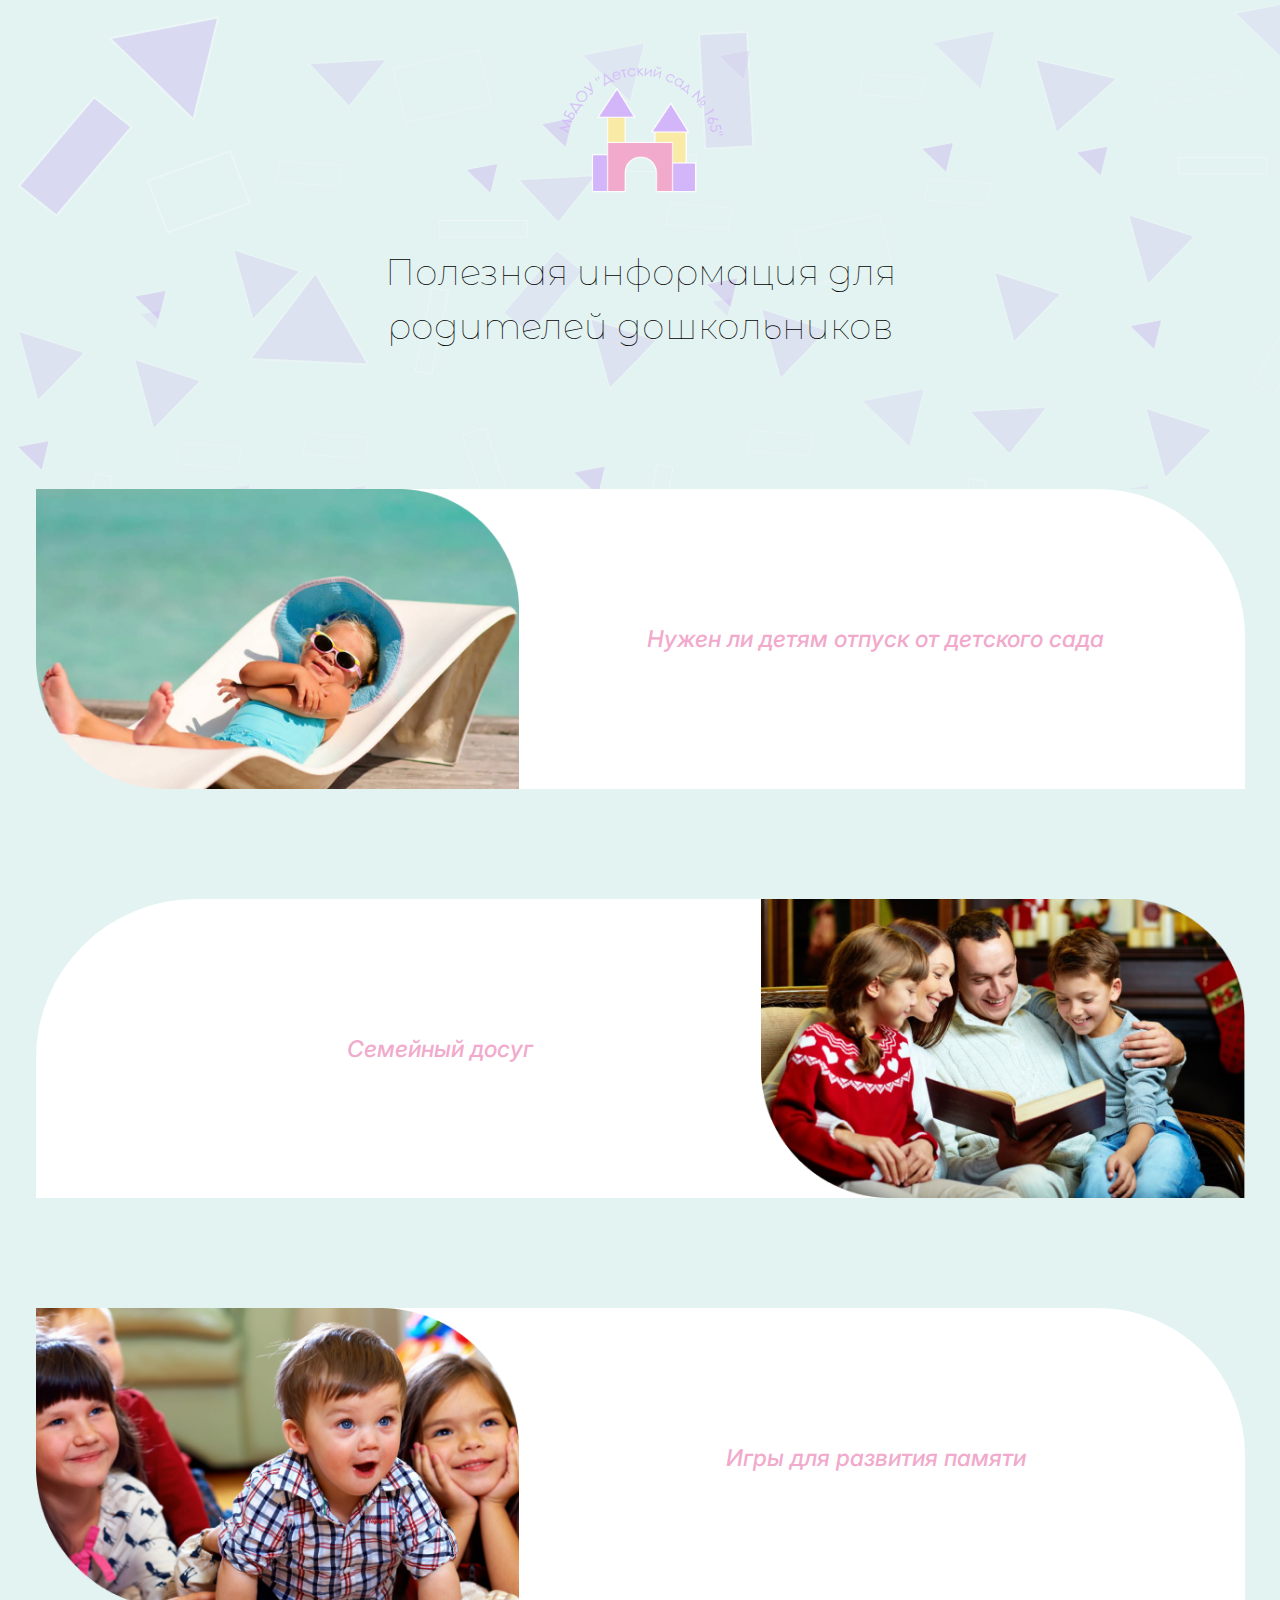
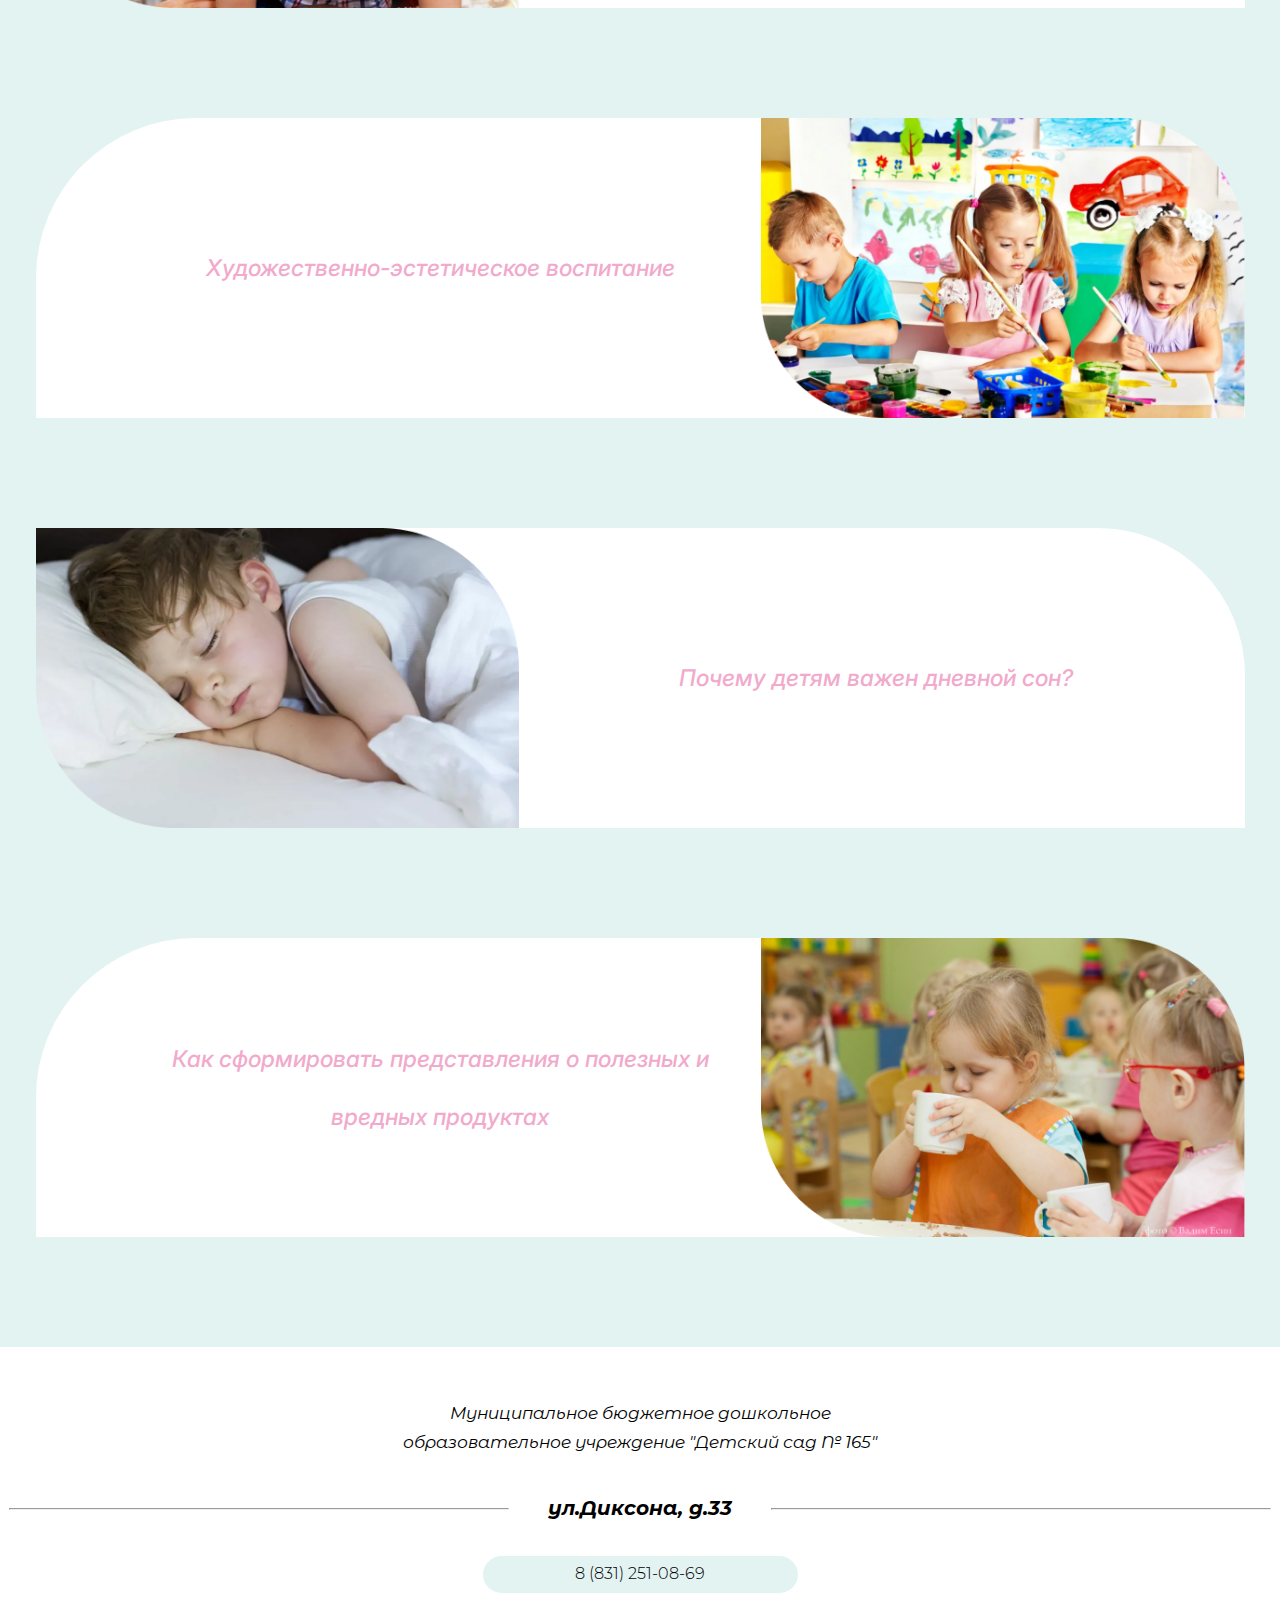
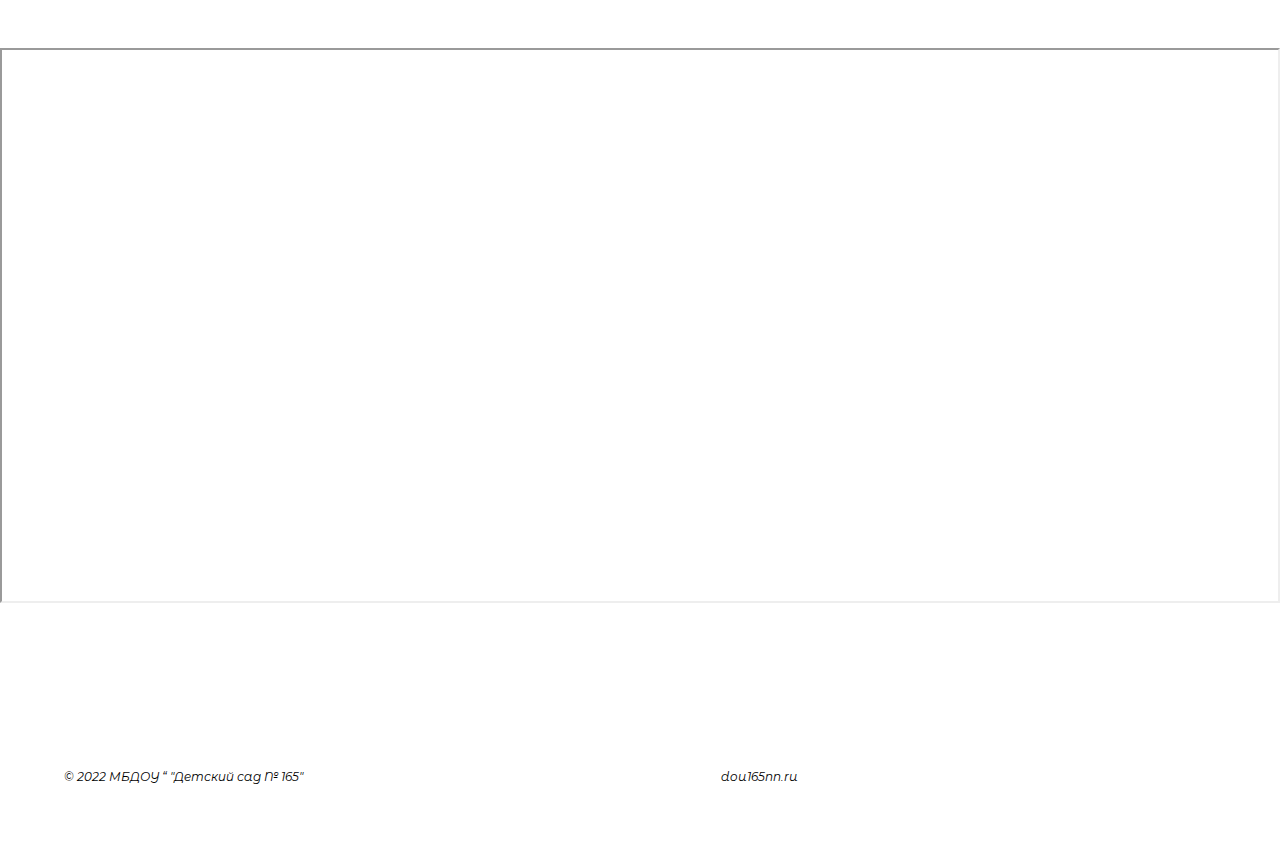
<file: index.html>
<!DOCTYPE html>
<html lang="en">
<head>
    <meta charset="UTF-8">
    <meta http-equiv="X-UA-Compatible" content="IE=edge">
    <meta name="viewport" content="width=device-width, initial-scale=1.0">
    <link rel="stylesheet" href="style.css">
    <title>165</title>
</head>
<body>
    <header>
        <img class="logo" src="img/logo.png" alt="">
        <div class="header_title">Полезная информация для родителей дошкольников </div>
    </header>

    <main>
        <div class="main_block">
            <!-- 1 -->
            <a href="index2.html">
                 <div class="main_statiya">
                <img class="st_photo" src="img/photo1.png" alt="">
                <div class="statiya_txt">Нужен ли детям отпуск от детского сада</div>
            </div>
            </a>
            <!--2  -->
            <a href="index3.html">
                <div class="main_statiya2">
                 <div class="statiya_txt2">Семейный досуг</div>
                <img  class="st_photo2" src="img/photo2.png" alt="">
               
            </div>
            </a>
            
            <!-- 3 -->
            <a href="index4.html">
                 <div class="main_statiya">
                <img  class="st_photo" src="img/photo3.png" alt="">
                <div class="statiya_txt">Игры для развития памяти</div>
            </div>
            </a>
           
            <!-- 4 -->
            <a href="index5.html"> 
                 <div class="main_statiya2">
                <div class="statiya_txt2">Художественно-эстетическое воспитание</div>
                <img  class="st_photo2" src="img/photo4.png" alt="">
                
            </div>
            </a>
           
            <!-- 5 -->
            <a href="index6.html">
                <div class="main_statiya">
                <img  class="st_photo" src="img/photo5.png" alt="">
                <div class="statiya_txt">Почему детям важен дневной сон?</div>
            </div>
            </a>
            
            <!-- 6 -->
            <a href="index7.html">
                <div class="main_statiya2">
                <div class="statiya_txt2">Как сформировать представления о полезных и вредных продуктах</div>
                <img  class="st_photo2" src="img/photo6.png" alt="">
            </div>
            </a>
            
        </div>
    </main>

    <footer>
        <div class="footer_title">Муниципальное бюджетное дошкольное образовательное учреждение "Детский сад № 165"</div>
        <div class="adress">
            <hr>
            <div class="footer_adress">ул.Диксона, д.33</div>
            <hr>
        </div>
        <a class="telephone" href=”tel:88312510869”>8 (831) 251-08-69</a>
        <div class="karta">
             <iframe src="https://www.google.com/maps/embed?pb=!1m18!1m12!1m3!1d2215.0647514352318!2d43.94418531590439!3d56.2769309806968!2m3!1f0!2f0!3f0!3m2!1i1024!2i768!4f13.1!3m3!1m2!1s0x414e2a7e751aefdf%3A0xb04db24c63d5e63e!2z0JTQtdGC0YHQutC40Lkg0KHQsNC0IOKEliAxNjU!5e0!3m2!1sru!2sru!4v1669809345750!5m2!1sru!2sru"   allowfullscreen="" loading="" referrerpolicy=""></iframe>
        </div>
       <div class="end">
        <div class="txt">© 2022 МБДОУ “ "Детский сад № 165"</div>
        <a class="sslka" href="https://dou165nn.ru/">dou165nn.ru</a>
       </div>
        
    </footer>
</body>
</html>
</file>
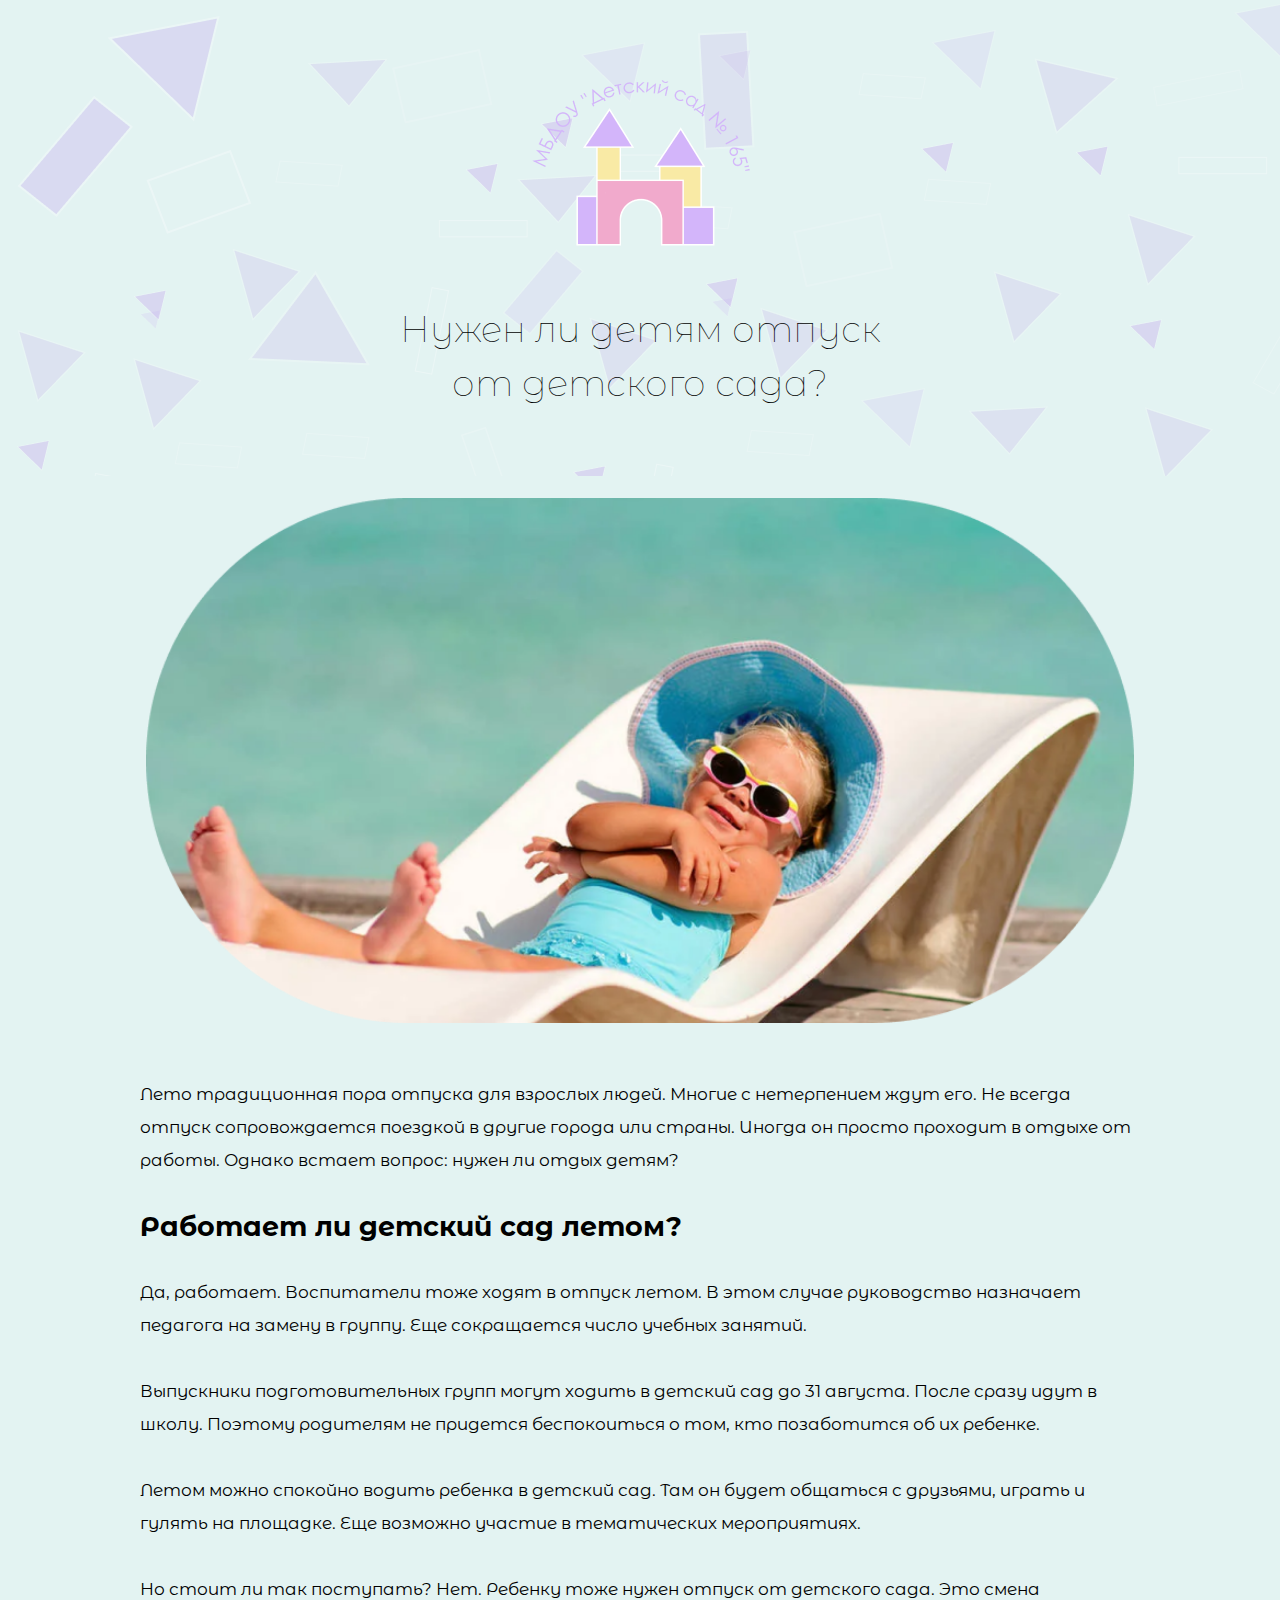
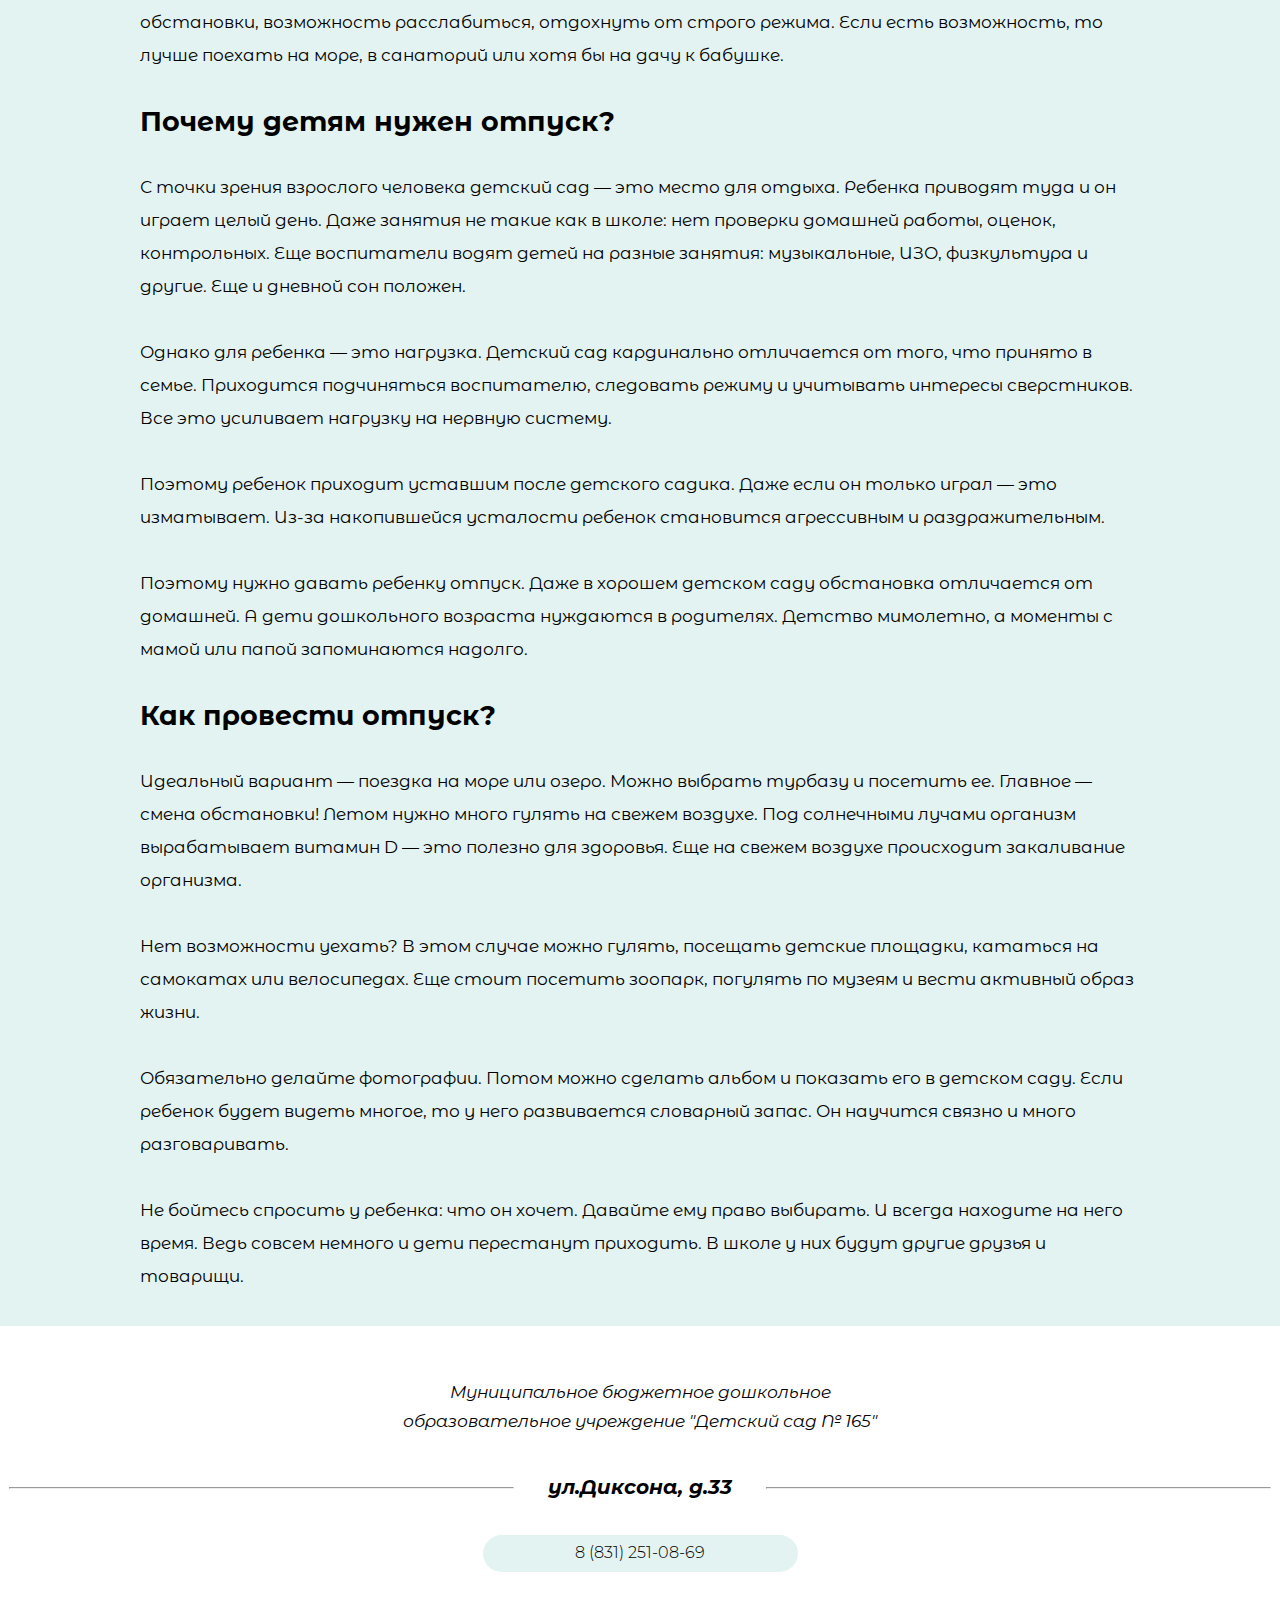
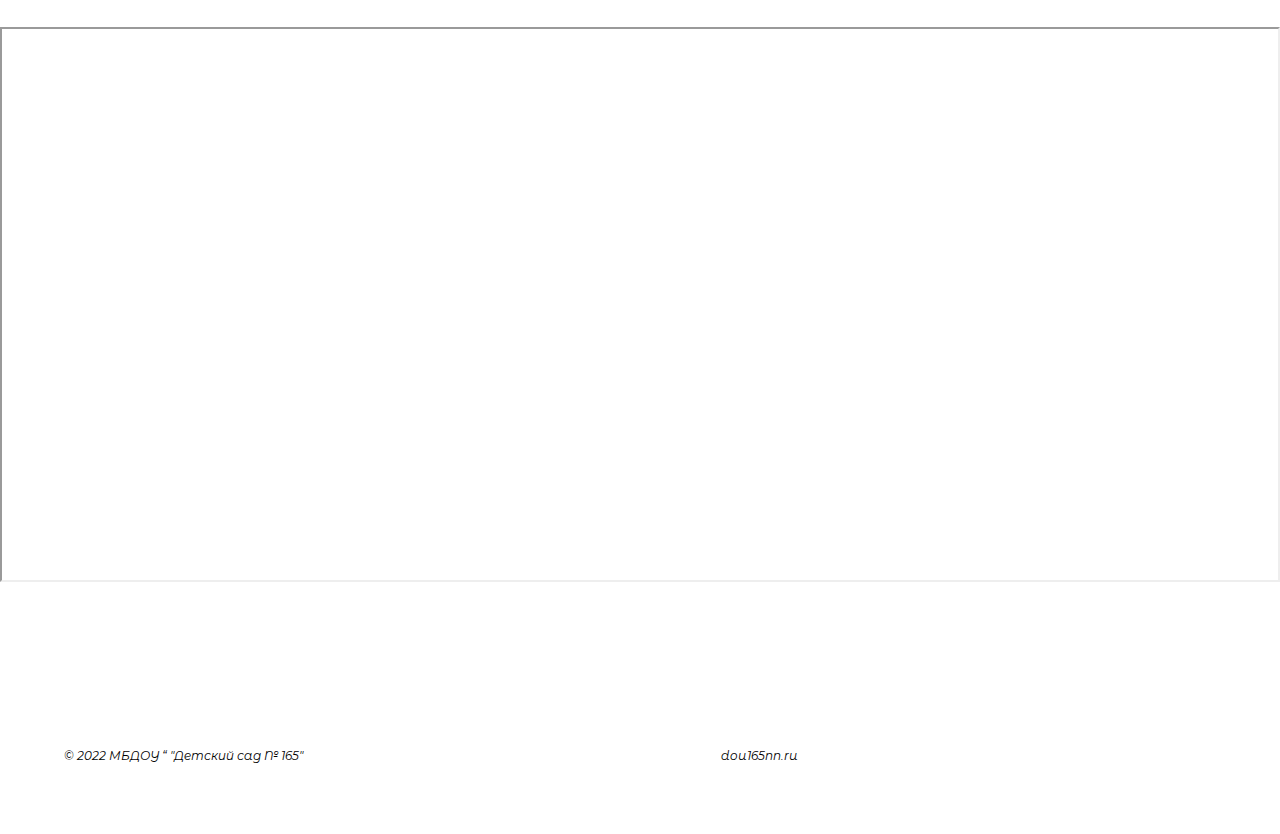
<file: index2.html>
<!DOCTYPE html>
<html lang="en">
<head>
    <meta charset="UTF-8">
    <meta http-equiv="X-UA-Compatible" content="IE=edge">
    <meta name="viewport" content="width=device-width, initial-scale=1.0">
    <link rel="stylesheet" href="style2.css">
    <title>Document</title>
</head>
<body>
    <!-- header -->
    <header>
        <img class="logo" src="img/logo.png" alt="">
        <div class="header_title">Нужен ли детям отпуск от детского сада?</div>
    </header>
    <!-- main -->
    <main>
        <img class="photo12" src="img/photo12.png" alt="">
        <div class="main_text">
            <div class="podtext">Лето традиционная пора отпуска для взрослых людей.
                 Многие с нетерпением ждут его. Не всегда отпуск сопровождается поездкой в 
                 другие города или страны. Иногда он просто проходит в отдыхе от работы. 
                 Однако встает вопрос: нужен ли отдых детям?</div>
                 <div class="ask_title">Работает ли детский сад летом?</div>
                 <p>Да, работает. Воспитатели тоже ходят в отпуск летом. 
                    В этом случае руководство назначает педагога на замену в группу. 
                    Еще сокращается число учебных занятий.</p>
                <p>Выпускники подготовительных групп могут ходить в детский сад до 31 августа.
                    После сразу идут в школу. Поэтому родителям не придется беспокоиться о том,
                    кто позаботится об их ребенке.</p>
                <p>Летом можно спокойно водить ребенка в детский сад. 
                    Там он будет общаться с друзьями, играть и гулять на площадке. 
                    Еще возможно участие в тематических мероприятиях.</p>
                <p>Но стоит ли так поступать? Нет. Ребенку тоже нужен отпуск от детского сада. 
                    Это смена обстановки, возможность расслабиться, отдохнуть от строго режима.
                    Если есть возможность, то лучше поехать на море, в санаторий или хотя бы на дачу к бабушке.</p>
                 <div class="ask_title">Почему детям нужен отпуск?</div>
                 <p>С точки зрения взрослого человека детский сад — это место для отдыха.
                    Ребенка приводят туда и он играет целый день. Даже занятия не такие как в школе: нет проверки домашней работы, оценок, контрольных.
                    Еще воспитатели водят детей на разные занятия: музыкальные, ИЗО, физкультура и другие. Еще и дневной сон положен.</p>
                 <p>Однако для ребенка — это нагрузка. Детский сад кардинально отличается от того, что принято в семье. 
                    Приходится подчиняться воспитателю, следовать режиму и учитывать интересы сверстников. Все это усиливает нагрузку на нервную систему.</p>
                 <p>Поэтому ребенок приходит уставшим после детского садика.
                     Даже если он только играл — это изматывает. Из-за накопившейся усталости ребенок становится агрессивным и раздражительным.</p>
                 <p>Поэтому нужно давать ребенку отпуск. Даже в хорошем детском саду обстановка отличается от домашней. 
                    А дети дошкольного возраста нуждаются в родителях. Детство мимолетно, а моменты с мамой или папой запоминаются надолго.
                </p>
                <div class="ask_title">Как провести отпуск?</div>
                <p>Идеальный вариант — поездка на море или озеро. Можно выбрать турбазу и посетить ее. 
                    Главное — смена обстановки! Летом нужно много гулять на свежем воздухе. 
                    Под солнечными лучами организм вырабатывает витамин D — это полезно для здоровья. 
                    Еще на свежем воздухе происходит закаливание организма.</p>
                <p>Нет возможности уехать? В этом случае можно гулять, посещать детские площадки, кататься на самокатах или велосипедах.
                     Еще стоит посетить зоопарк, погулять по музеям и вести активный образ жизни. </p>
                <p>Обязательно делайте фотографии. Потом можно сделать альбом и показать его в детском саду. 
                    Если ребенок будет видеть многое, то у него развивается словарный запас. Он научится связно и много разговаривать.</p>
                <p>Не бойтесь спросить у ребенка: что он хочет. Давайте ему право выбирать. 
                    И всегда находите на него время. Ведь совсем немного и дети перестанут приходить.
                     В школе у них будут другие друзья и товарищи.</p>
        </div>
    </main>
    <!-- footer -->
    <footer>
        <div class="footer_title">Муниципальное бюджетное дошкольное образовательное учреждение "Детский сад № 165"</div>
        <div class="adress">
            <hr>
            <div class="footer_adress">ул.Диксона, д.33</div>
            <hr>
        </div>
        <a class="telephone" href=”tel:88312510869”>8 (831) 251-08-69</a>
        <div class="karta">
             <iframe src="https://www.google.com/maps/embed?pb=!1m18!1m12!1m3!1d2215.0647514352318!2d43.94418531590439!3d56.2769309806968!2m3!1f0!2f0!3f0!3m2!1i1024!2i768!4f13.1!3m3!1m2!1s0x414e2a7e751aefdf%3A0xb04db24c63d5e63e!2z0JTQtdGC0YHQutC40Lkg0KHQsNC0IOKEliAxNjU!5e0!3m2!1sru!2sru!4v1669809345750!5m2!1sru!2sru"   allowfullscreen="" loading="" referrerpolicy=""></iframe>
        </div>
       <div class="end">
        <div class="txt">© 2022 МБДОУ “ "Детский сад № 165"</div>
        <a class="sslka" href="https://dou165nn.ru/">dou165nn.ru</a>
       </div>
        
    </footer>
</body>
</html>
</file>
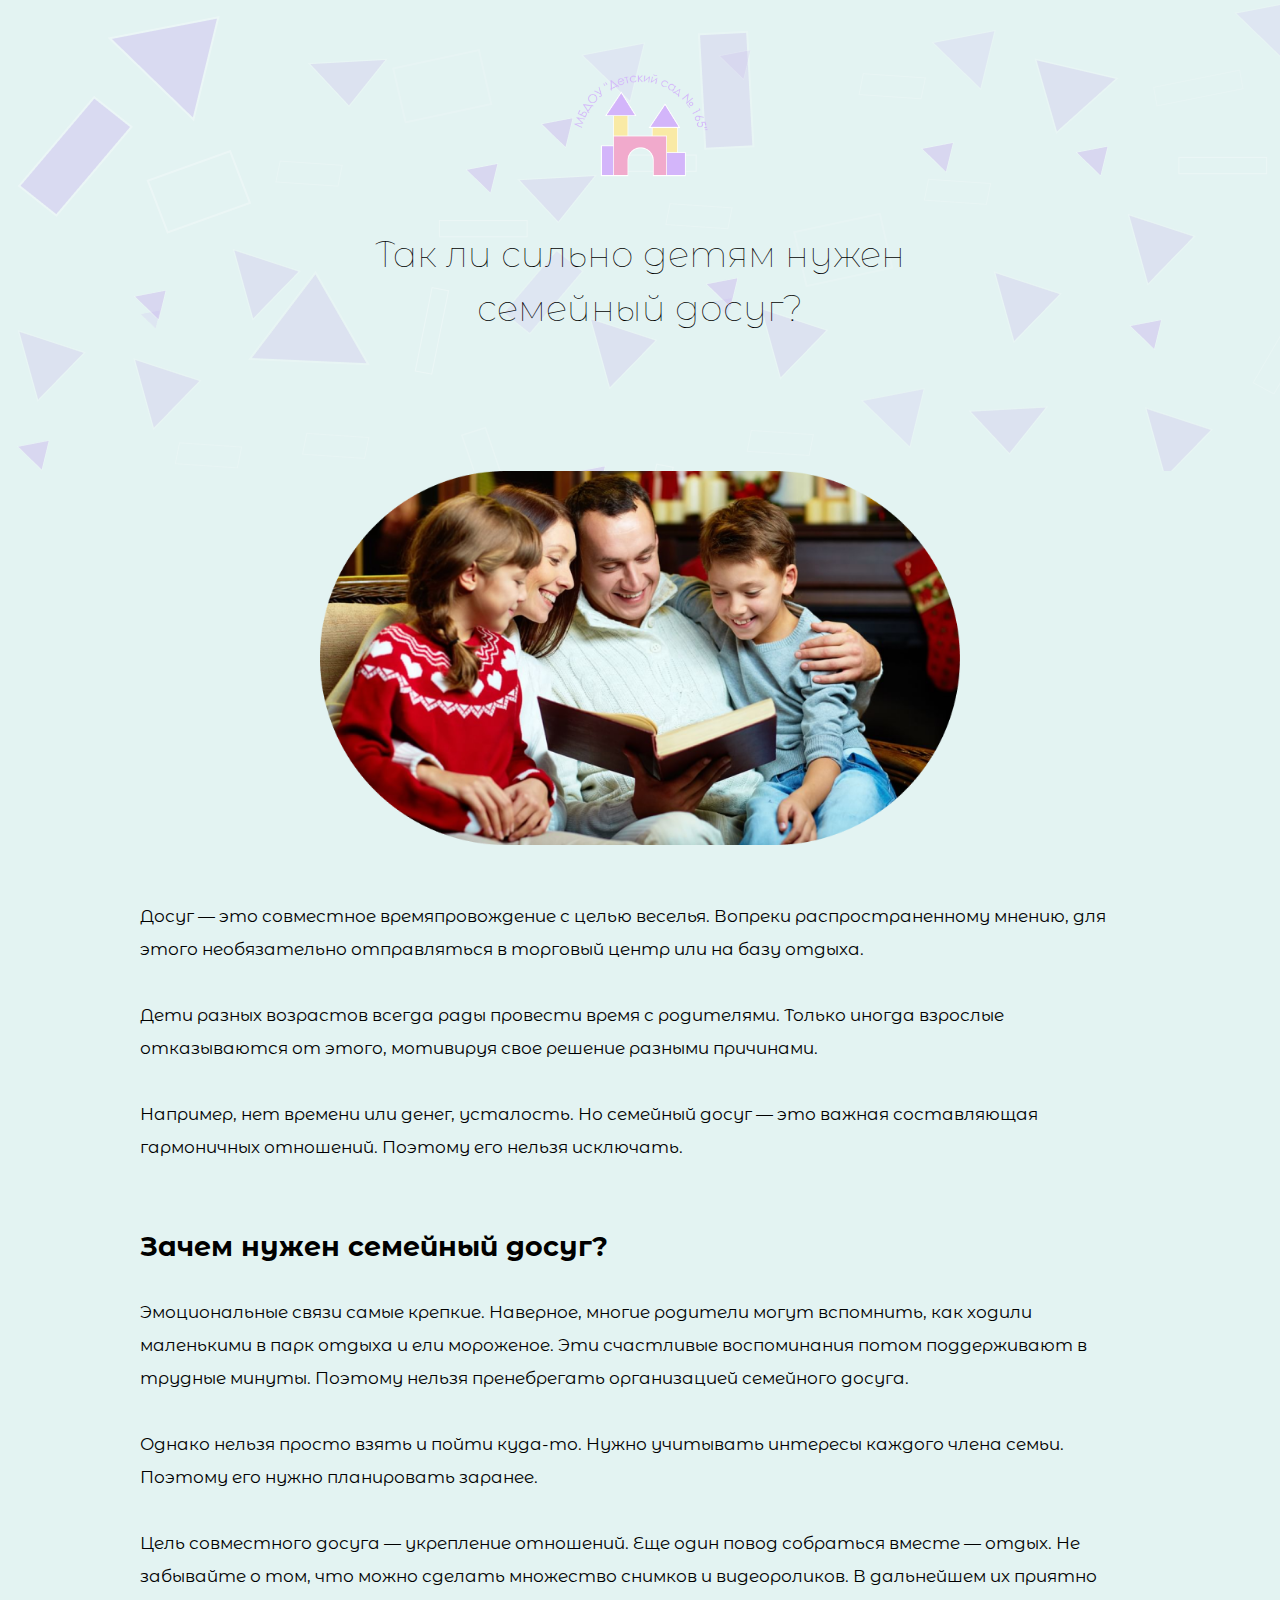
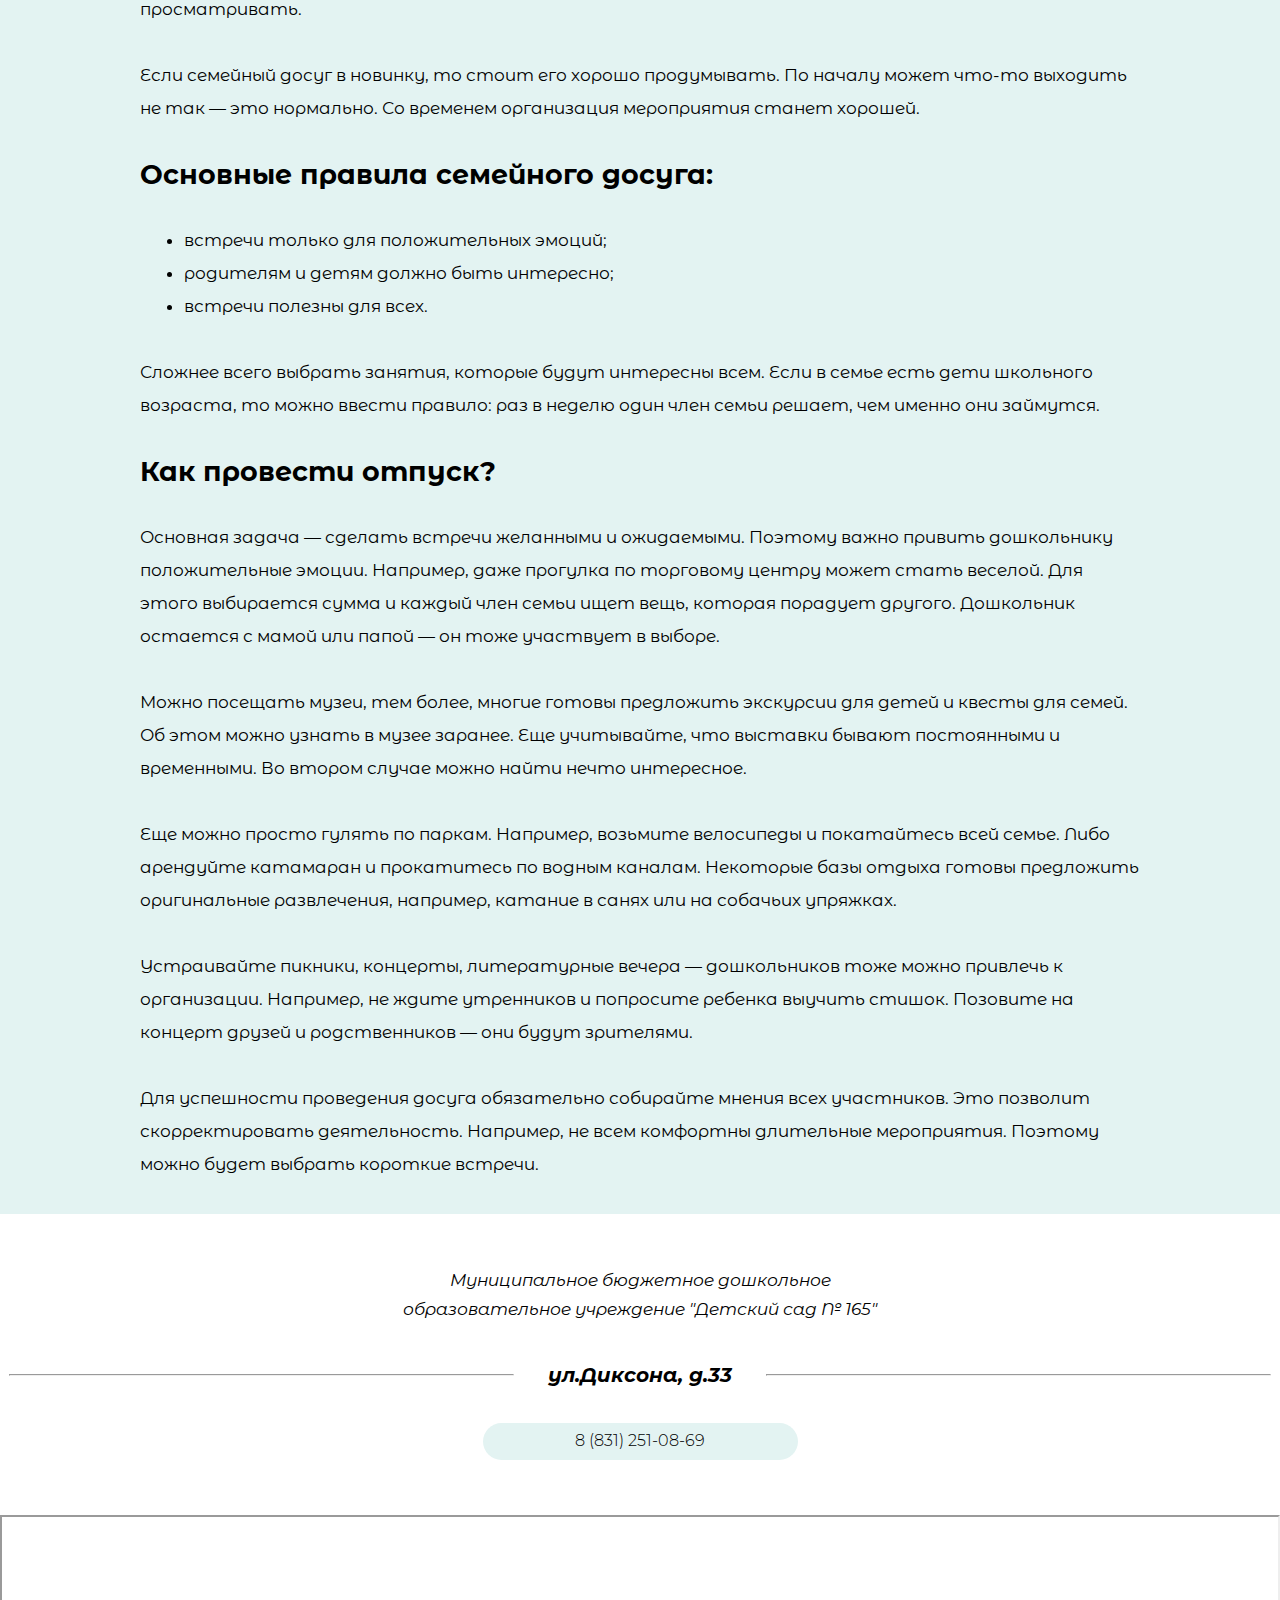
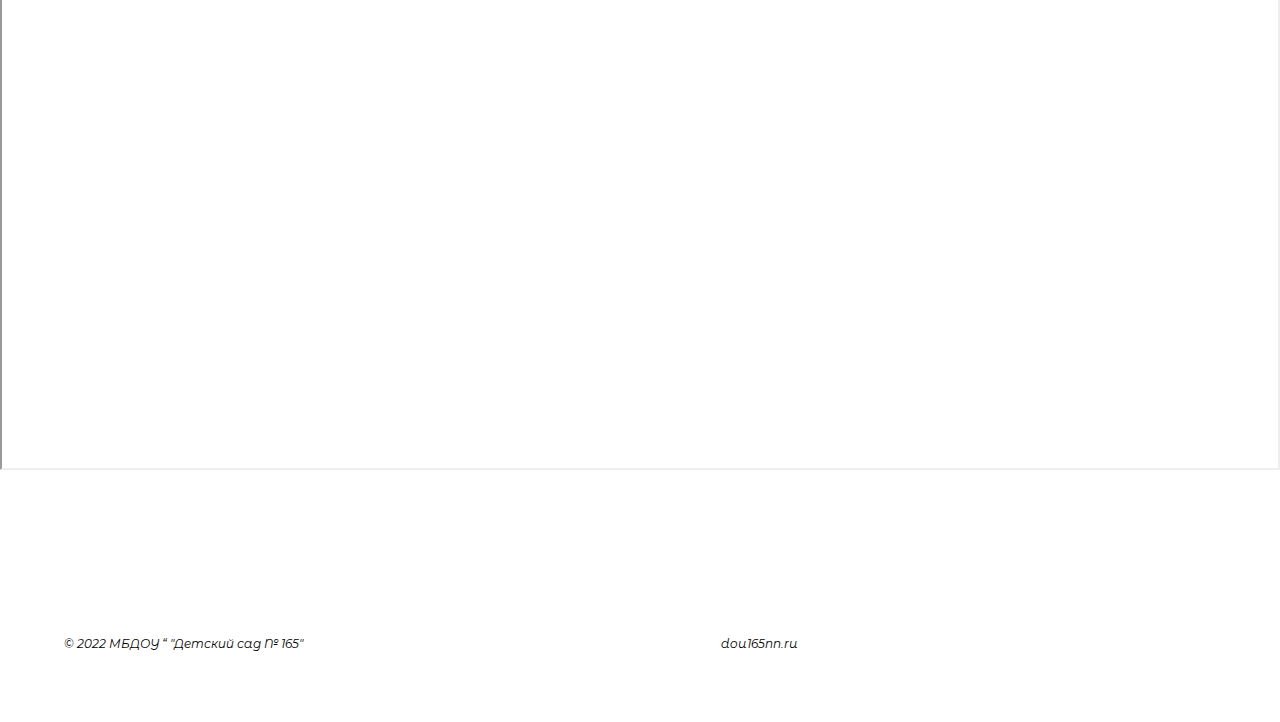
<file: index3.html>
<!DOCTYPE html>
<html lang="en">
<head>
    <meta charset="UTF-8">
    <meta http-equiv="X-UA-Compatible" content="IE=edge">
    <meta name="viewport" content="width=device-width, initial-scale=1.0">
    <link rel="stylesheet" href="style3.css">
    <title>kids</title>
</head>
<body>
    <!-- header -->
    <header>
        <img class="logo" src="img/logo.png" alt="">
        <div class="header_title">Так ли сильно детям нужен семейный досуг?</div>
    </header>
    <!-- main -->
    <main>
        <img class="photo13" src="img/photo13.png" alt="">
        <div class="main_text">
            <div class="podtext">
                <p>Досуг — это совместное времяпровождение с целью веселья. Вопреки распространенному мнению, 
                    для этого необязательно отправляться в торговый центр или на базу отдыха. </p>
                <p>
                    Дети разных возрастов всегда рады провести время с родителями. 
                    Только иногда взрослые отказываются от этого, мотивируя свое решение разными причинами.</p>
                <p>
                    Например, нет времени или денег, усталость. 
                    Но семейный досуг — это важная составляющая гармоничных отношений. 
                    Поэтому его нельзя исключать.</p>

            </div>
                 <div class="ask_title">Зачем нужен семейный досуг?</div>

                 <p>Эмоциональные связи самые крепкие. Наверное, многие родители могут вспомнить, 
                    как ходили маленькими в парк отдыха и ели мороженое. Эти счастливые воспоминания потом поддерживают в трудные минуты. 
                    Поэтому нельзя пренебрегать организацией семейного досуга.</p>
                 <p>
                    Однако нельзя просто взять и пойти куда-то.
                     Нужно учитывать интересы каждого члена семьи. 
                     Поэтому его нужно планировать заранее.</p>
                 <p>Цель совместного досуга — укрепление отношений. 
                    Еще один повод собраться вместе — отдых. Не забывайте о том, что можно сделать множество снимков и видеороликов. 
                    В дальнейшем их приятно просматривать. </p>
                 <p>Если семейный досуг в новинку, то стоит его хорошо продумывать. 
                    По началу может что-то выходить не так — это нормально. 
                    Со временем организация мероприятия станет хорошей.</p>

                 <div class="ask_title">Основные правила семейного досуга:</div>
                    <ul class="spisok">
                    <li>встречи только для положительных эмоций;</li>
                    <li>родителям и детям должно быть интересно;</li>
                    <li>встречи полезны для всех.</li>
                    </ul>
                 
                 <p>Сложнее всего выбрать занятия, которые будут интересны всем.
                     Если в семье есть дети школьного возраста, то можно ввести правило: раз в неделю один член семьи решает, чем именно они займутся.
                    </p>
                <div class="ask_title">Как провести отпуск?</div>
                <p>Основная задача — сделать встречи желанными и ожидаемыми. 
                    Поэтому важно привить дошкольнику положительные эмоции.
                     Например, даже прогулка по торговому центру может стать веселой. 
                     Для этого выбирается сумма и каждый член семьи ищет вещь, которая порадует другого. 
                    Дошкольник остается с мамой или папой — он тоже участвует в выборе.</p>
                <p>
                    Можно посещать музеи, тем более, многие готовы предложить экскурсии для детей и 
                    квесты для семей. Об этом можно узнать в музее заранее. Еще учитывайте, 
                    что выставки бывают постоянными и временными. 
                    Во втором случае можно найти нечто интересное.</p>
                <p>Еще можно просто гулять по паркам. Например, возьмите велосипеды 
                    и покатайтесь всей семье. Либо арендуйте катамаран и прокатитесь по водным каналам.
                     Некоторые базы отдыха готовы предложить оригинальные развлечения, например, 
                    катание в санях или на собачьих упряжках.</p>
                <p>Устраивайте пикники, концерты, литературные вечера — дошкольников тоже можно
                     привлечь к организации. Например, не ждите утренников и попросите ребенка выучить стишок.
                     Позовите на концерт друзей и родственников — они будут зрителями.</p>
                <p>Для успешности проведения досуга обязательно собирайте мнения всех участников.
                     Это позволит скорректировать деятельность. Например, не всем комфортны длительные 
                     мероприятия. 
                    Поэтому можно будет выбрать короткие встречи.</p>

                
        </div>
    </main>
    <!-- footer -->
    <footer>
        <div class="footer_title">Муниципальное бюджетное дошкольное образовательное учреждение "Детский сад № 165"</div>
        <div class="adress">
            <hr>
            <div class="footer_adress">ул.Диксона, д.33</div>
            <hr>
        </div>
        <a class="telephone" href=”tel:88312510869”>8 (831) 251-08-69</a>
        <div class="karta">
             <iframe src="https://www.google.com/maps/embed?pb=!1m18!1m12!1m3!1d2215.0647514352318!2d43.94418531590439!3d56.2769309806968!2m3!1f0!2f0!3f0!3m2!1i1024!2i768!4f13.1!3m3!1m2!1s0x414e2a7e751aefdf%3A0xb04db24c63d5e63e!2z0JTQtdGC0YHQutC40Lkg0KHQsNC0IOKEliAxNjU!5e0!3m2!1sru!2sru!4v1669809345750!5m2!1sru!2sru"   allowfullscreen="" loading="" referrerpolicy=""></iframe>
        </div>
       <div class="end">
        <div class="txt">© 2022 МБДОУ “ "Детский сад № 165"</div>
        <a class="sslka" href="https://dou165nn.ru/">dou165nn.ru</a>
       </div>
        
    </footer>
</body>
</html>
</file>
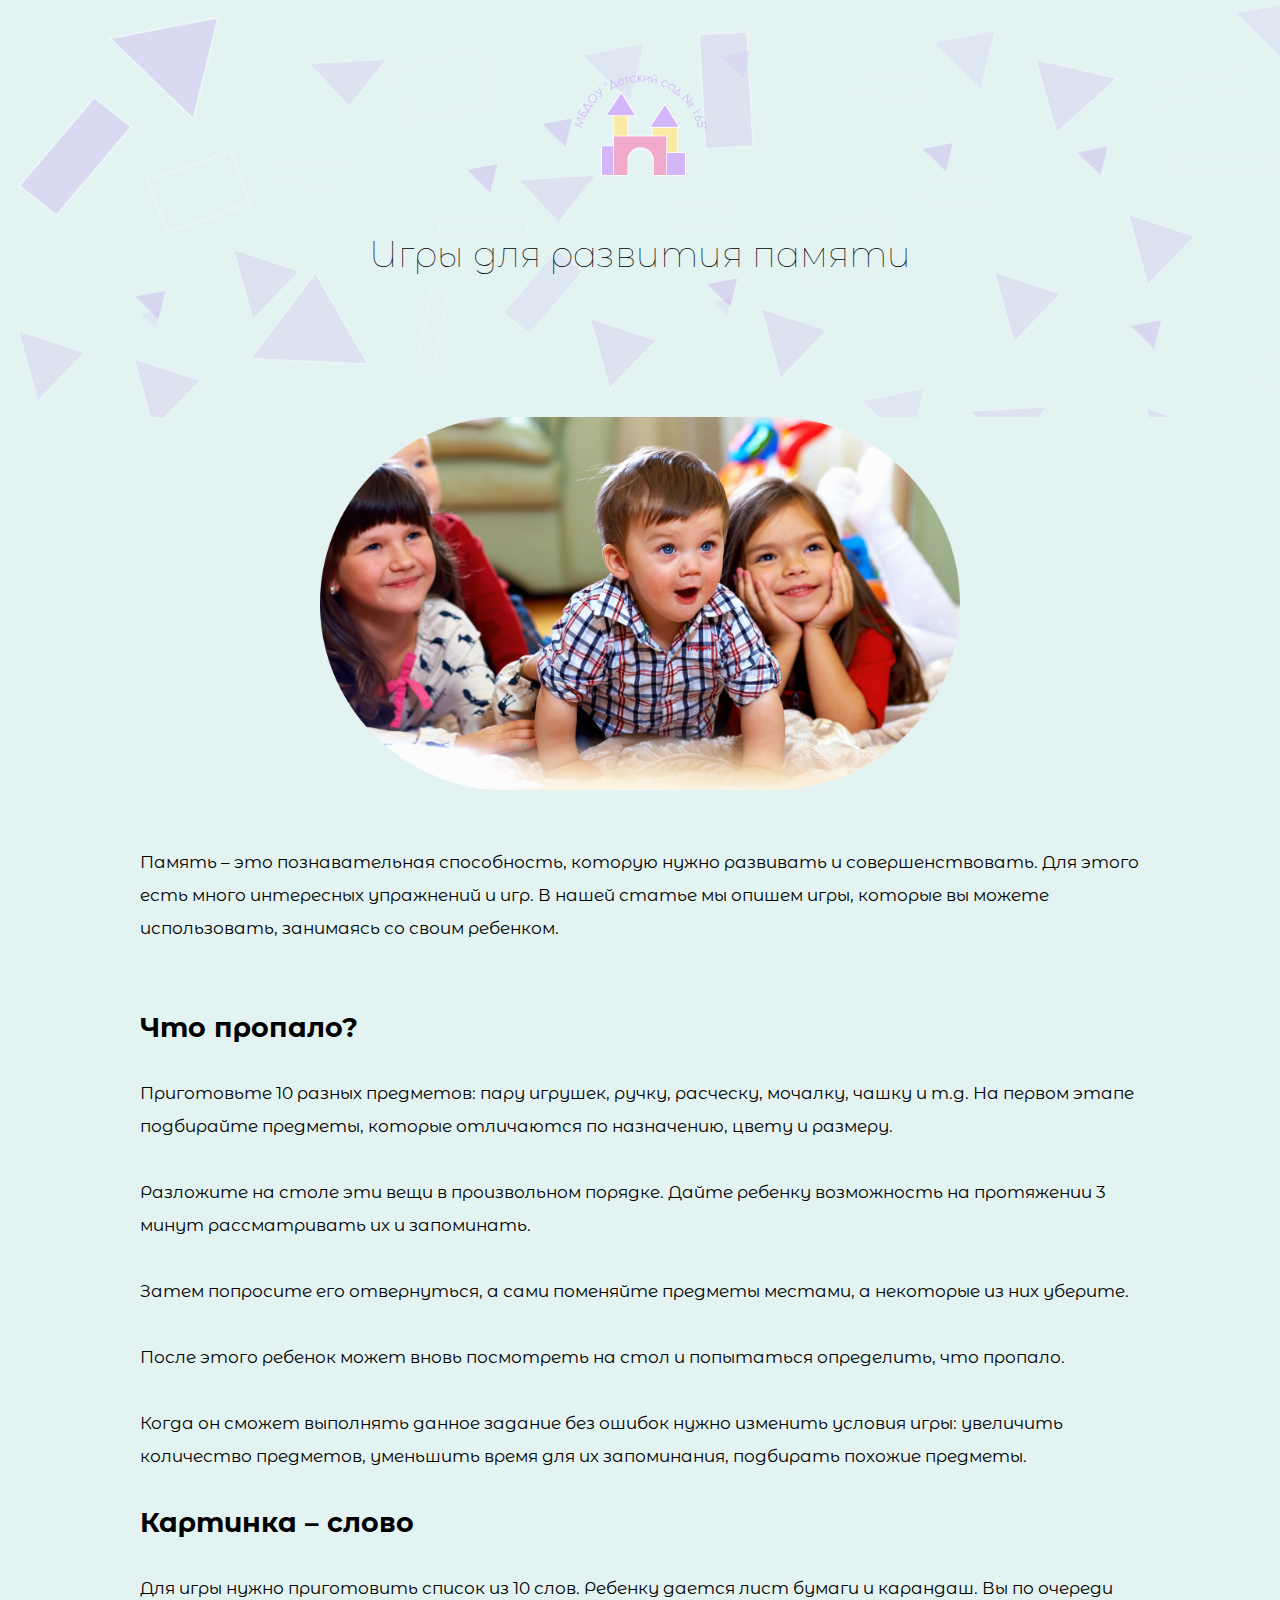
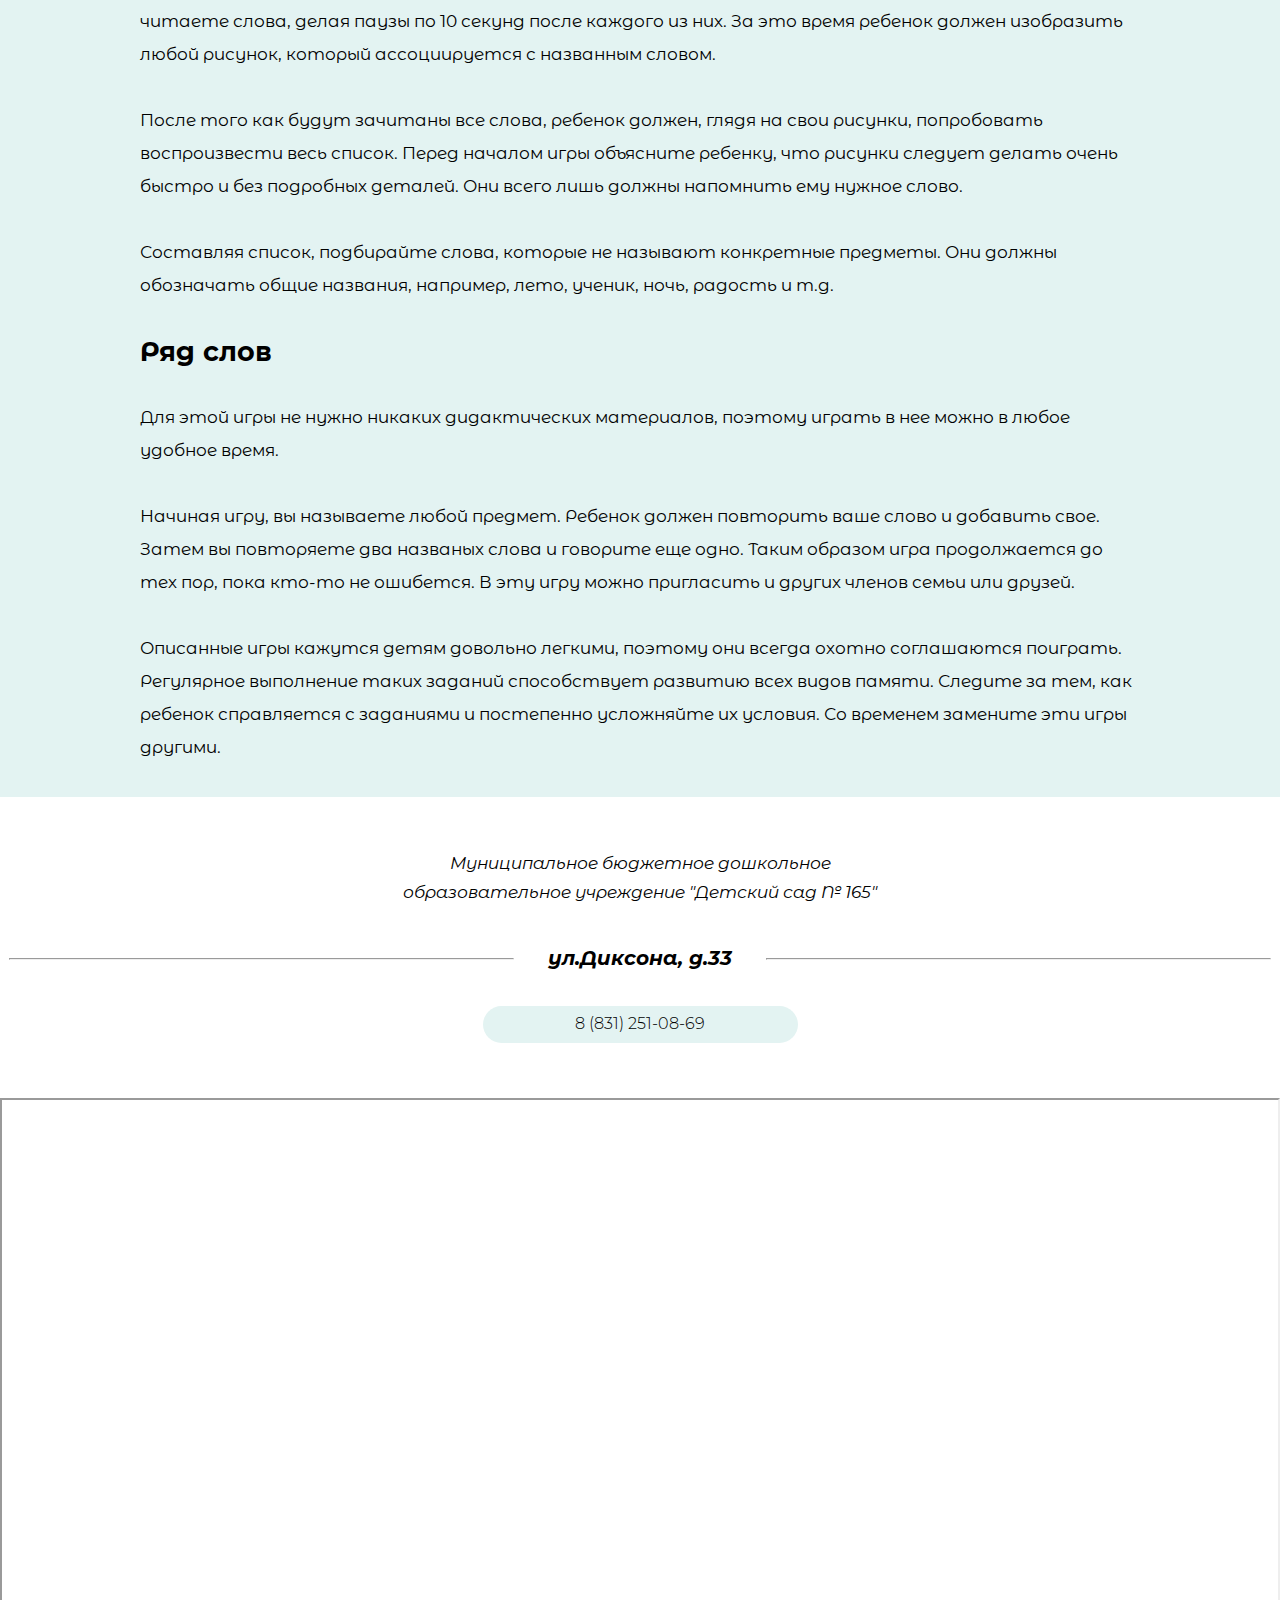
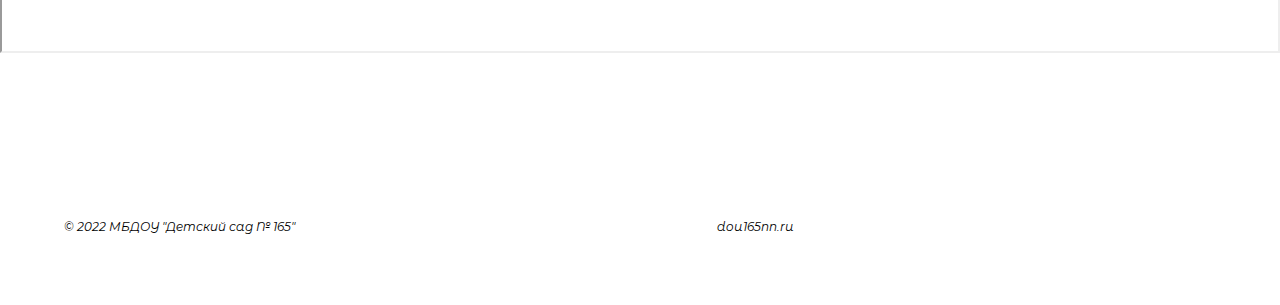
<file: index4.html>
<!DOCTYPE html>
<html lang="en">
<head>
    <meta charset="UTF-8">
    <meta http-equiv="X-UA-Compatible" content="IE=edge">
    <meta name="viewport" content="width=device-width, initial-scale=1.0">
    <link rel="stylesheet" href="style4.css">
    <title>kids</title>
</head>
<body>
    <!-- header -->
    <header>
        <img class="logo" src="img/logo.png" alt="">
        <div class="header_title">Игры для развития памяти</div>
    </header>
    <!-- main -->
    <main>
        <img class="photo14" src="img/photo14.png" alt="">
        <div class="main_text">
            <div class="podtext">
                <p>Память – это познавательная способность, которую нужно развивать и совершенствовать. 
                    Для этого есть много интересных упражнений и игр. 
                    В нашей статье мы опишем игры, которые вы можете использовать, занимаясь со своим ребенком. </p>
            </div>
            <div class="ask_title">Что пропало?</div>
            <!-- 1 абзац -->
            <p>Приготовьте 10 разных предметов: пару игрушек, ручку, расческу, мочалку, чашку и т.д. 
                На первом этапе подбирайте предметы, которые отличаются по назначению, цвету и размеру.</p>
            <!-- 2 абзац -->
            <p>Разложите на столе эти вещи в произвольном порядке. 
                Дайте ребенку возможность на протяжении 3 минут рассматривать их и запоминать.</p>
            <!-- 3 абзац -->
            <p>Затем попросите его отвернуться, а сами поменяйте предметы местами,
            а некоторые из них уберите.</p>
            <!-- 4 абзац -->
            <p>После этого ребенок может вновь посмотреть на стол и попытаться определить, что пропало.</p>
            <!-- 5 абзац -->
            <p>Когда он сможет выполнять данное задание без ошибок нужно изменить условия игры: увеличить количество предметов, 
                уменьшить время для их запоминания, подбирать похожие предметы.</p>
            <div class="ask_title">Картинка – слово</div>
            <!-- 1 абзац -->
            <p>Для игры нужно приготовить список из 10 слов. Ребенку дается лист бумаги и карандаш. Вы по очереди читаете слова, делая паузы по 10 секунд после каждого из них. За это время ребенок
            должен изобразить любой рисунок, который ассоциируется с названным словом.</p>
            <!-- 2 абзац -->
            <p>После того как будут зачитаны все слова, ребенок должен, глядя на свои рисунки, попробовать воспроизвести весь список. Перед началом игры объясните ребенку, что рисунки следует делать 
            очень быстро и без подробных деталей. Они всего лишь должны напомнить ему нужное слово.</p>
            <!-- 3 абзац -->
            <p>Составляя список, подбирайте слова, которые не называют конкретные предметы. Они должны обозначать общие названия, например, лето, ученик, ночь, радость и т.д.
            </p>
            <div class="ask_title">Ряд слов</div>
            <p>Для этой игры не нужно никаких дидактических материалов,
            поэтому играть в нее можно в любое удобное время.</p>
            <p>Начиная игру, вы называете любой предмет. Ребенок должен повторить ваше слово и добавить свое. Затем вы повторяете два названых слова и говорите еще одно.
            Таким образом игра продолжается до тех пор, пока кто-то не ошибется.
            В эту игру можно пригласить и других членов семьи или друзей.</p>
            <p>Описанные игры кажутся детям довольно легкими, поэтому они всегда охотно соглашаются поиграть. Регулярное выполнение таких заданий способствует развитию всех видов памяти.
            Следите за тем, как ребенок справляется с заданиями и постепенно усложняйте их условия. Со временем замените эти игры другими.</p>
        </div>
    </main>
    <!-- footer -->
    <footer>
        <div class="footer_title">Муниципальное бюджетное дошкольное образовательное учреждение "Детский сад № 165"</div>
        <div class="adress">
            <hr>
            <div class="footer_adress">ул.Диксона, д.33</div>
            <hr>
        </div>
        <a class="telephone" href=”tel:88312510869”>8 (831) 251-08-69</a>
        <div class="karta">
             <iframe src="https://www.google.com/maps/embed?pb=!1m18!1m12!1m3!1d2215.0647514352318!2d43.94418531590439!3d56.2769309806968!2m3!1f0!2f0!3f0!3m2!1i1024!2i768!4f13.1!3m3!1m2!1s0x414e2a7e751aefdf%3A0xb04db24c63d5e63e!2z0JTQtdGC0YHQutC40Lkg0KHQsNC0IOKEliAxNjU!5e0!3m2!1sru!2sru!4v1669809345750!5m2!1sru!2sru"   allowfullscreen="" loading="" referrerpolicy=""></iframe>
        </div>
       <div class="end">
        <div class="txt">© 2022 МБДОУ "Детский сад № 165"</div>
        <a class="sslka" href="https://dou165nn.ru/">dou165nn.ru</a>
       </div>
        
    </footer>
</body>
</html>
</file>
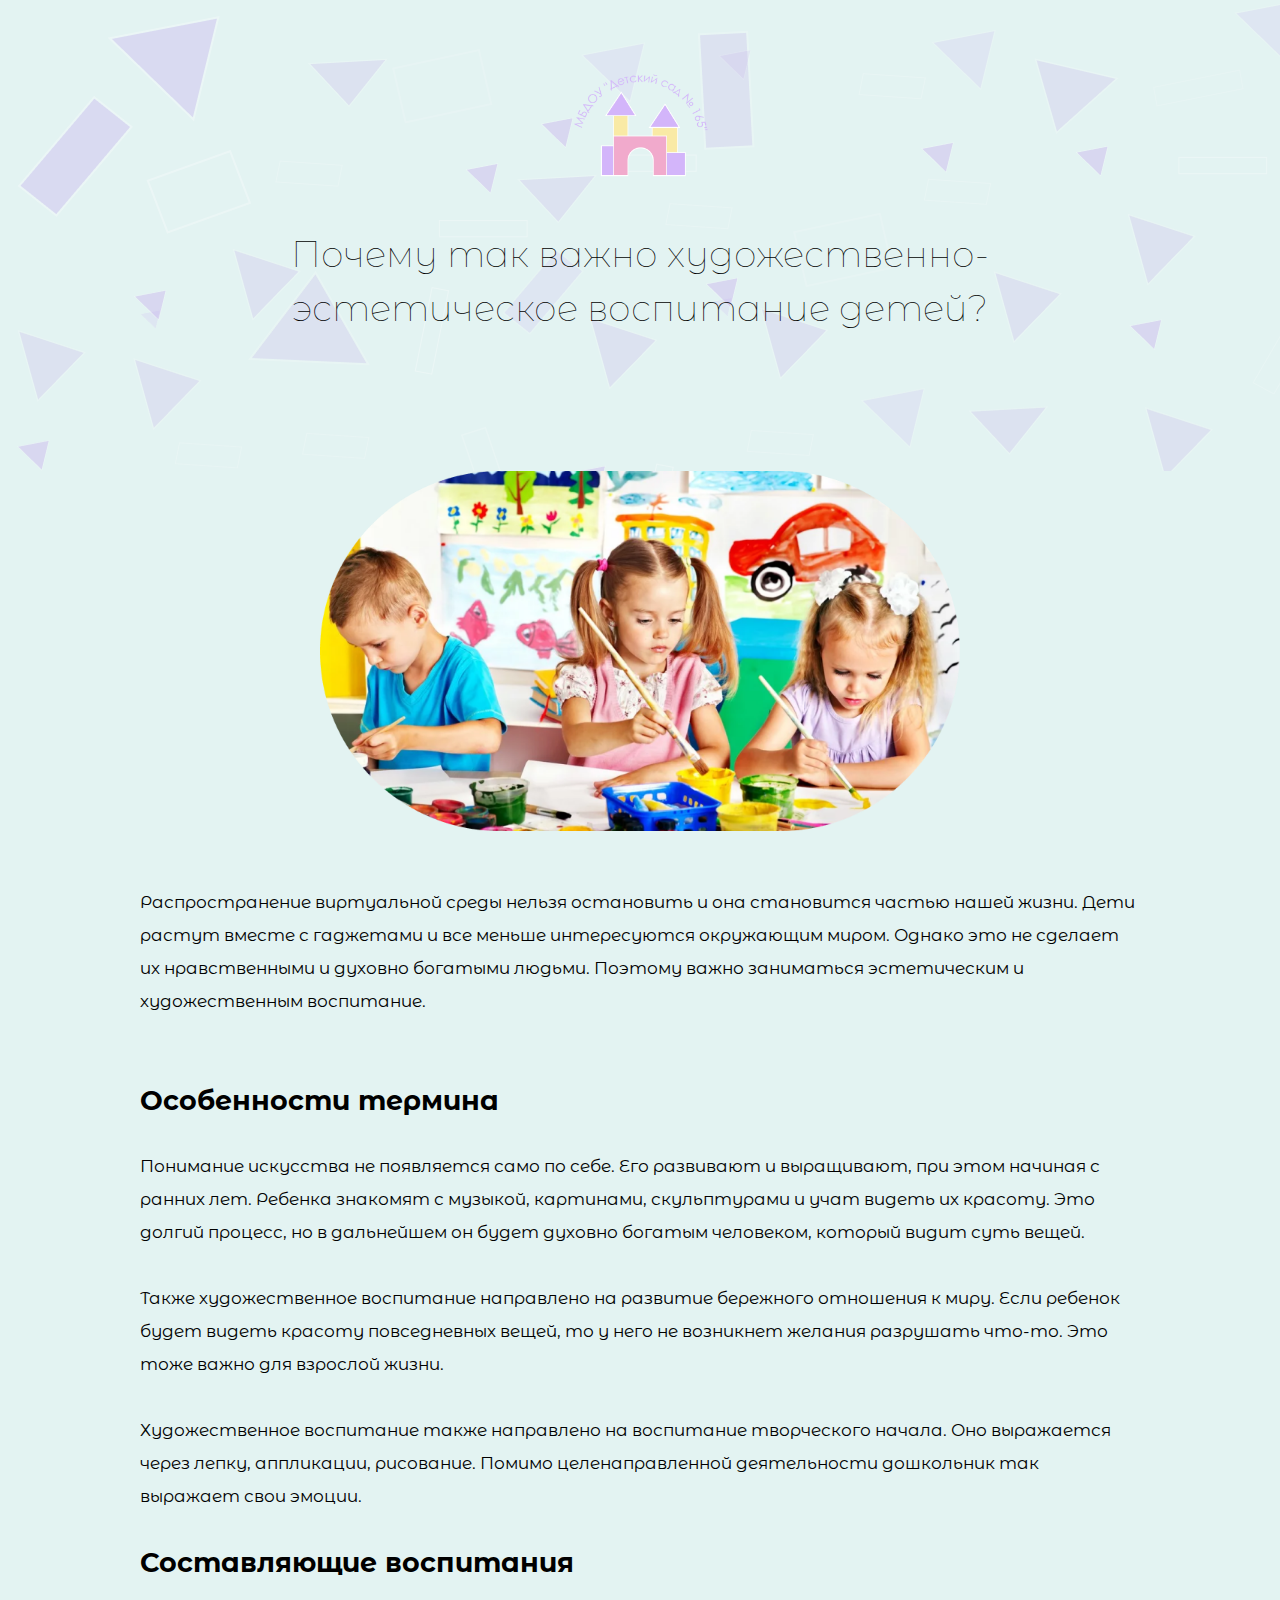
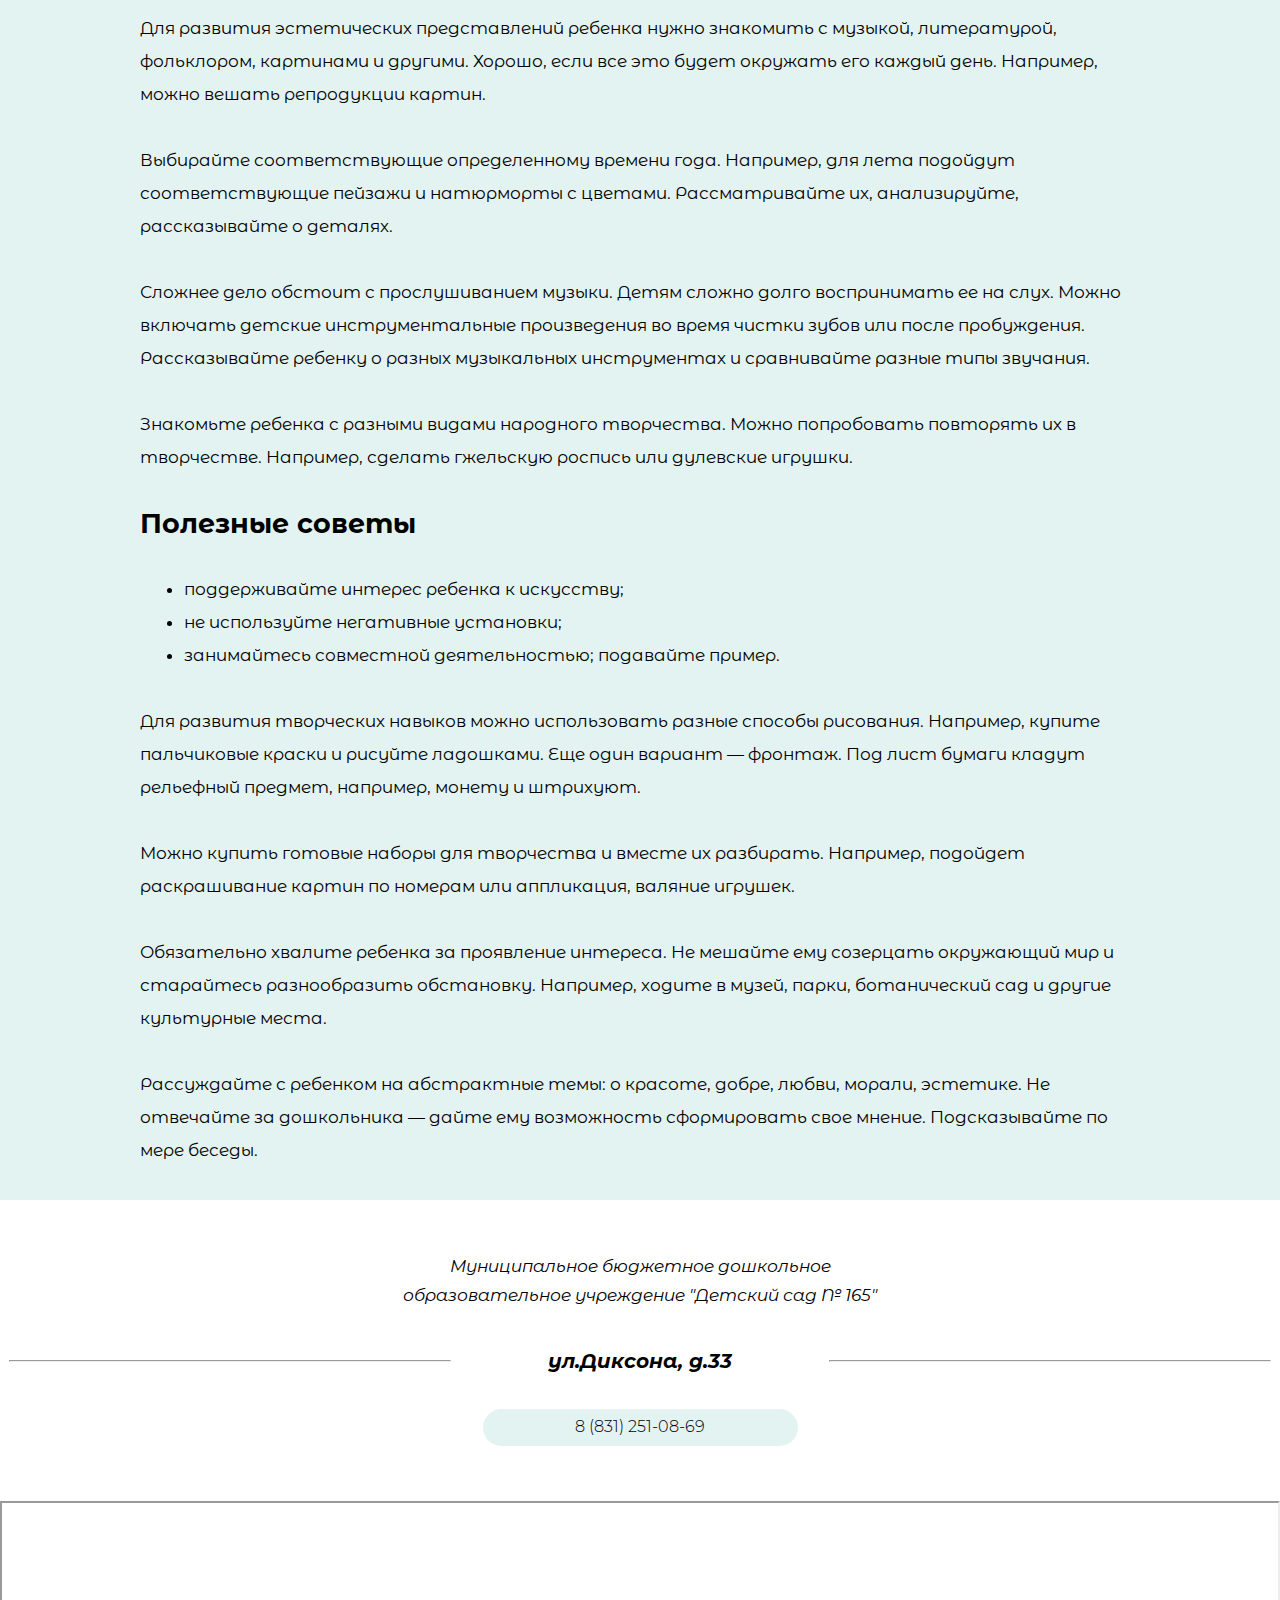
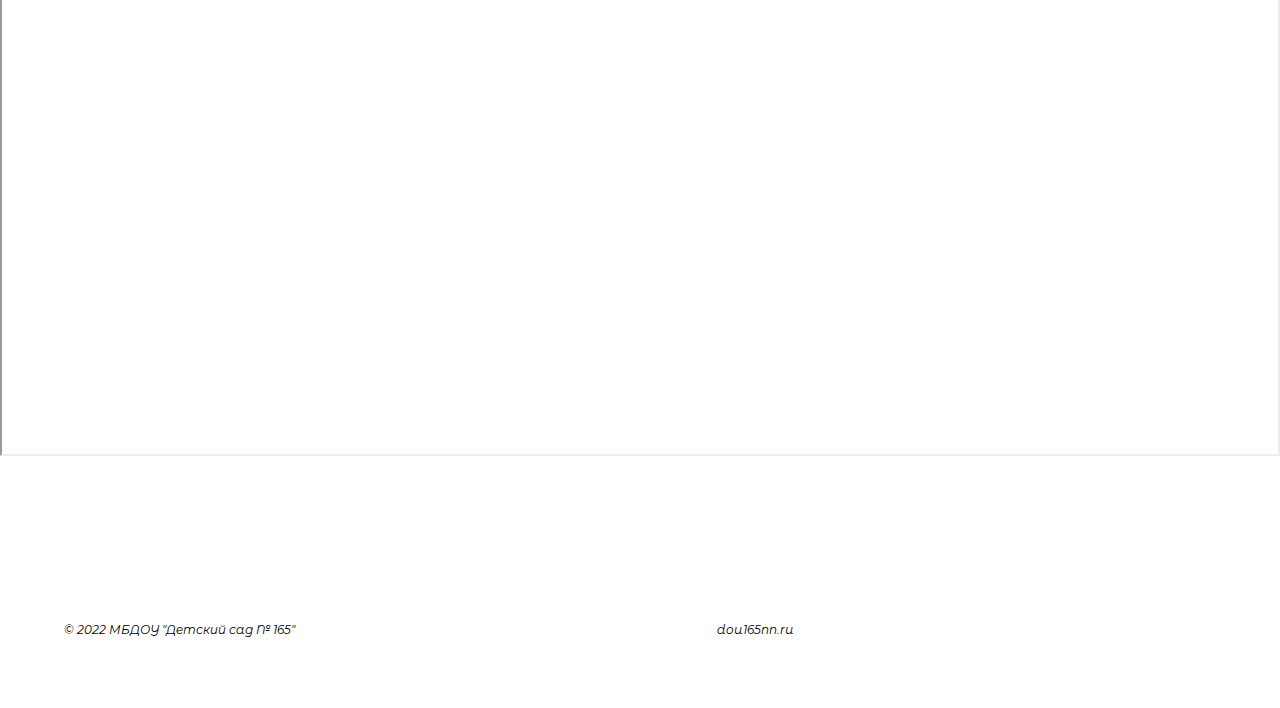
<file: index5.html>
<!DOCTYPE html>
<html lang="en">
<head>
    <meta charset="UTF-8">
    <meta http-equiv="X-UA-Compatible" content="IE=edge">
    <meta name="viewport" content="width=device-width, initial-scale=1.0">
    <link rel="stylesheet" href="style5.css">
    <title>kids5</title>
</head>
<body>
    <!-- header -->
    <header>
        <img class="logo" src="img/logo.png" alt="">
        <div class="header_title">Почему так важно художественно-эстетическое воспитание детей?</div>
    </header>
    <!-- main -->
    <main>
        <img class="photo15" src="img/photo15.png" alt="">
        <div class="main_text">
            <div class="podtext">
                <p>Распространение виртуальной среды нельзя остановить и она становится частью нашей жизни. Дети растут вместе с гаджетами и все меньше интересуются окружающим миром. Однако это не сделает их нравственными и духовно богатыми людьми. Поэтому важно заниматься эстетическим и художественным воспитание.</p>
            </div>
            <div class="ask_title">Особенности термина</div>

            <p>Понимание искусства не появляется само по себе. Его развивают и выращивают,
            при этом начиная с ранних лет. Ребенка знакомят с музыкой, картинами, скульптурами и учат видеть их красоту. Это долгий процесс, 
            но в дальнейшем он будет духовно богатым человеком, который видит суть вещей.</p>
            <p>Также художественное воспитание направлено на развитие бережного отношения к миру. Если ребенок будет видеть красоту повседневных вещей,
            то у него не возникнет желания разрушать что-то. Это тоже важно для взрослой жизни.</p>
            <p>Художественное воспитание также направлено на воспитание творческого начала. 
            Оно выражается через лепку, аппликации, рисование. 
            Помимо целенаправленной деятельности дошкольник так выражает свои эмоции.</p>

            <div class="ask_title">Составляющие воспитания</div>

            <p>Для развития эстетических представлений ребенка нужно знакомить с музыкой, 
            литературой, фольклором, картинами и другими. Хорошо, если все это будет окружать его каждый день.
            Например, можно вешать репродукции картин. </p>
            <p>Выбирайте соответствующие определенному времени года. 
            Например, для лета подойдут соответствующие пейзажи и натюрморты с цветами. 
            Рассматривайте их, анализируйте, рассказывайте о деталях.</p>
            <p>Сложнее дело обстоит с прослушиванием музыки. Детям сложно долго воспринимать ее на слух. Можно включать детские инструментальные произведения во время чистки зубов или после пробуждения. 
            Рассказывайте ребенку о разных музыкальных инструментах и сравнивайте разные типы звучания.</p>
            <p>Знакомьте ребенка с разными видами народного творчества. 
            Можно попробовать повторять их в творчестве. 
            Например, сделать гжельскую роспись или дулевские игрушки.</p>

            <div class="ask_title">Полезные советы</div>
            
            <ul>
                <li>поддерживайте интерес ребенка к искусству;</li>
                <li>не используйте негативные установки;</li>
                <li>занимайтесь совместной деятельностью; подавайте пример.</li>
            </ul>
            
            <p>Для развития творческих навыков можно использовать разные способы рисования.
            Например, купите пальчиковые краски и рисуйте ладошками. Еще один вариант — фронтаж.
            Под лист бумаги кладут рельефный предмет, например, монету и штрихуют.</p>
            <p>Можно купить готовые наборы для творчества и вместе их разбирать.
            Например, подойдет раскрашивание картин по номерам или аппликация, валяние игрушек.</p>
            <p>Обязательно хвалите ребенка за проявление интереса. Не мешайте ему созерцать окружающий мир и старайтесь разнообразить обстановку.
            Например, ходите в музей, парки, ботанический сад и другие культурные места.</p>
            <p>Рассуждайте с ребенком на абстрактные темы: о красоте, добре, любви, морали, эстетике. 
            Не отвечайте за дошкольника — дайте ему возможность сформировать свое мнение. Подсказывайте по мере беседы.</p>

        </div>
    </main>
    <!-- footer -->
    <footer>
        <div class="footer_title">Муниципальное бюджетное дошкольное образовательное учреждение "Детский сад № 165"</div>
        <div class="adress">
            <hr>
            <div class="footer_adress">ул.Диксона, д.33</div>
            <hr>
        </div>
        <a class="telephone" href=”tel:88312510869”>8 (831) 251-08-69</a>
        <div class="karta">
             <iframe src="https://www.google.com/maps/embed?pb=!1m18!1m12!1m3!1d2215.0647514352318!2d43.94418531590439!3d56.2769309806968!2m3!1f0!2f0!3f0!3m2!1i1024!2i768!4f13.1!3m3!1m2!1s0x414e2a7e751aefdf%3A0xb04db24c63d5e63e!2z0JTQtdGC0YHQutC40Lkg0KHQsNC0IOKEliAxNjU!5e0!3m2!1sru!2sru!4v1669809345750!5m2!1sru!2sru"   allowfullscreen="" loading="" referrerpolicy=""></iframe>
        </div>
       <div class="end">
        <div class="txt">© 2022 МБДОУ "Детский сад № 165"</div>
        <a class="sslka" href="https://dou165nn.ru/">dou165nn.ru</a>
       </div>
        
    </footer>
</body>
</html>
</file>
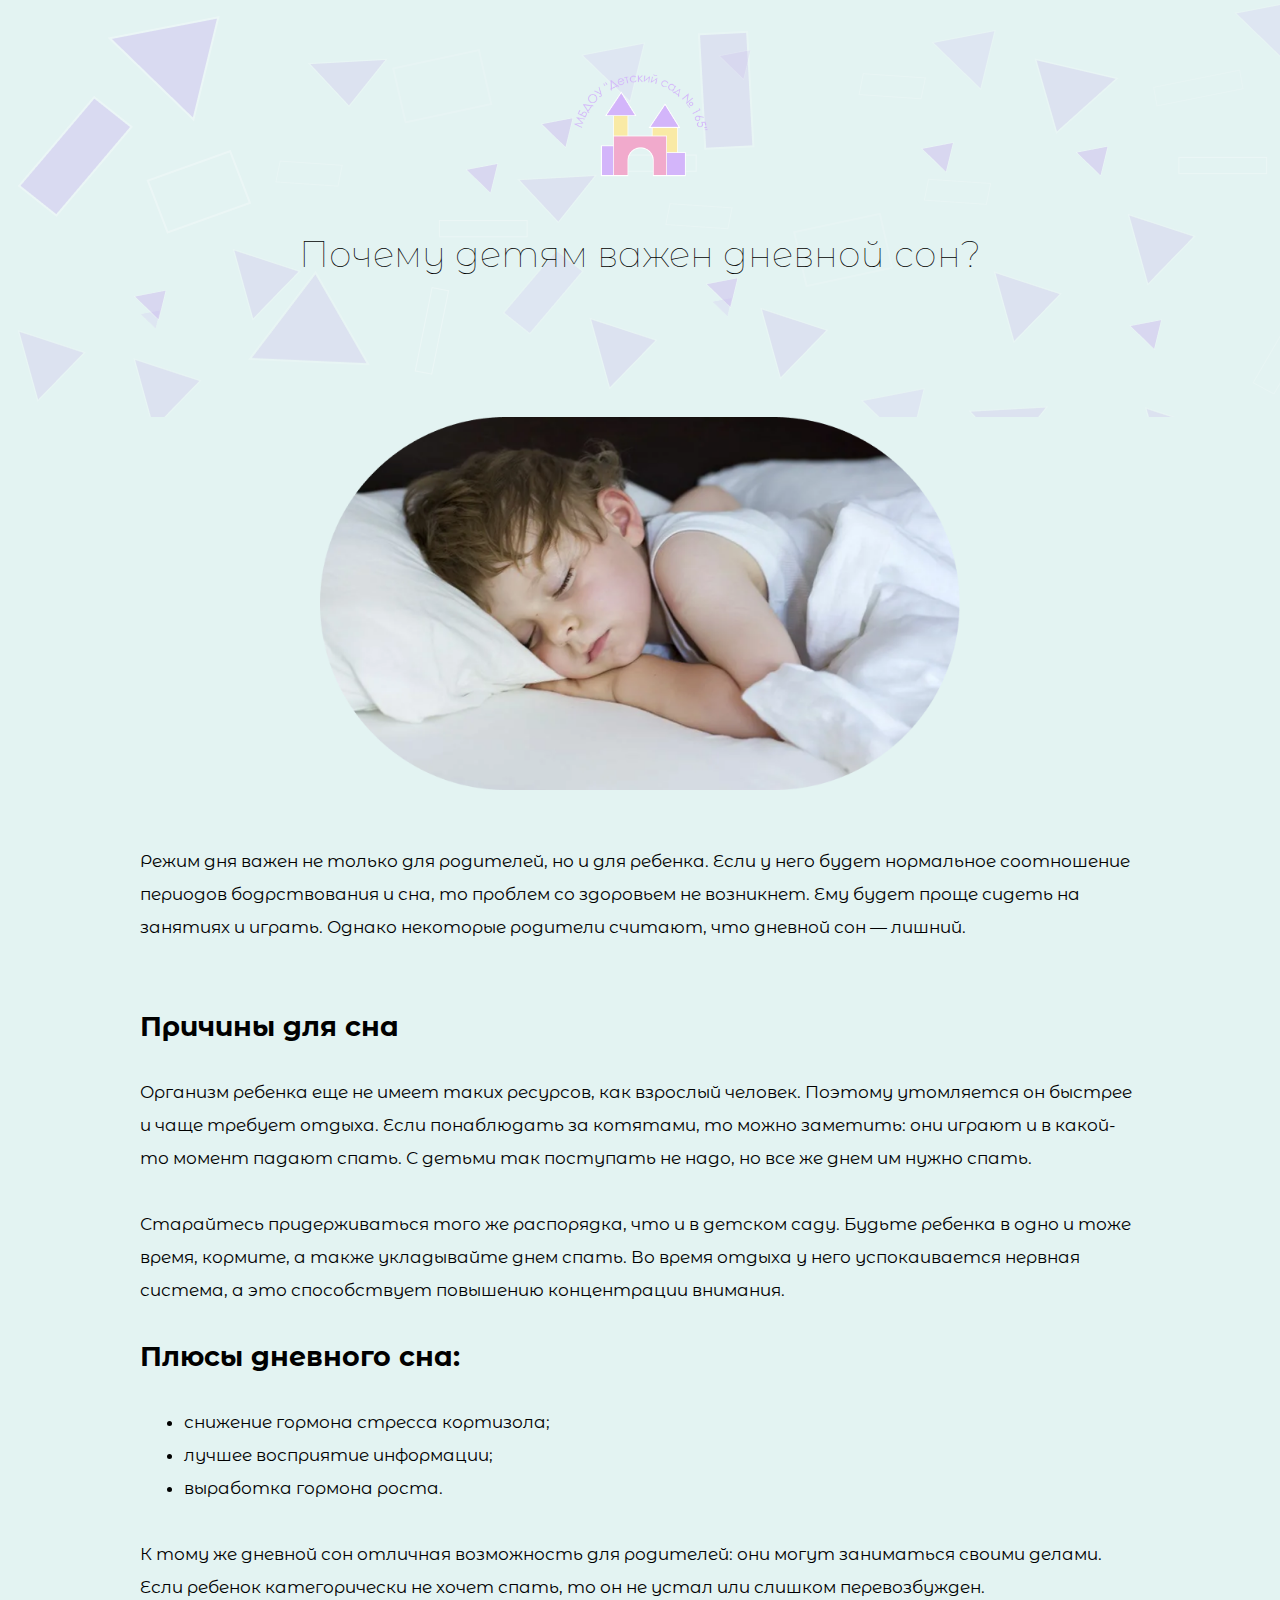
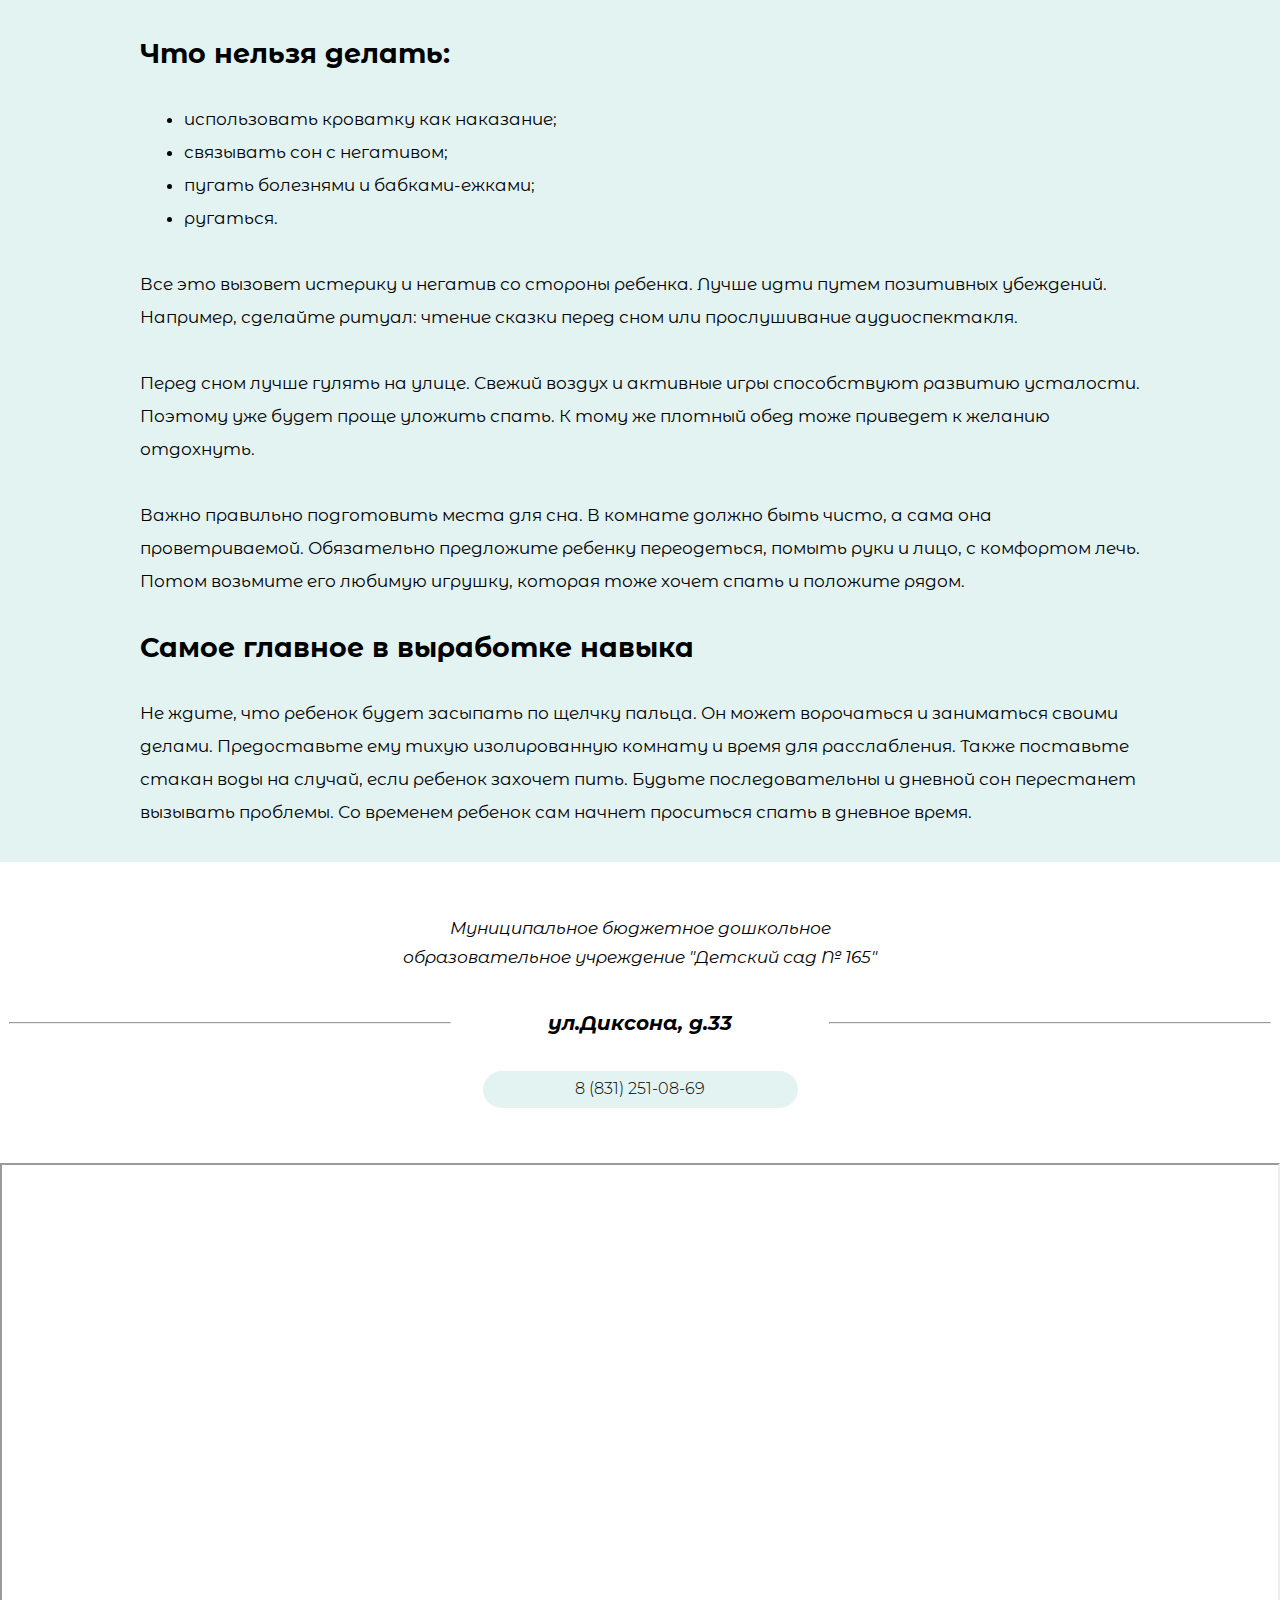
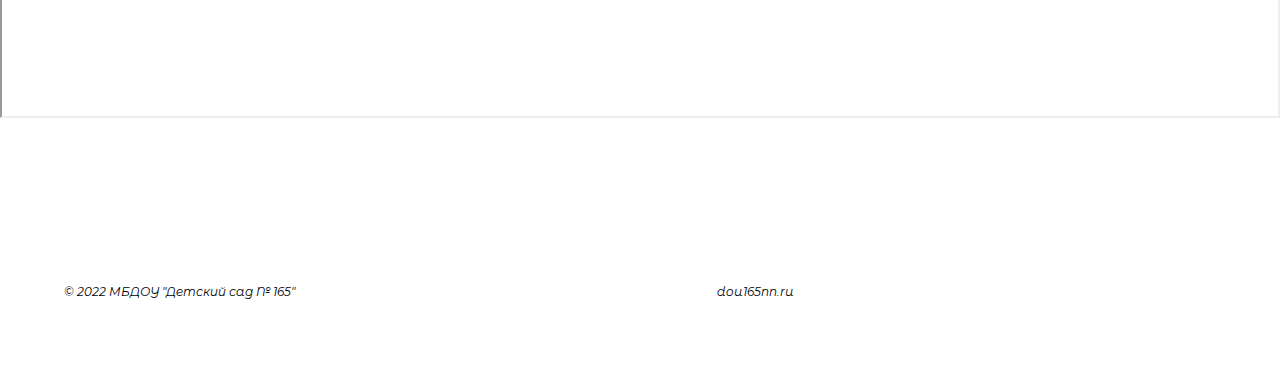
<file: index6.html>
<!DOCTYPE html>
<html lang="en">
<head>
    <meta charset="UTF-8">
    <meta http-equiv="X-UA-Compatible" content="IE=edge">
    <meta name="viewport" content="width=device-width, initial-scale=1.0">
    <link rel="stylesheet" href="style6.css">
    <title>kids6</title>
</head>
<body>
    <!-- header -->
    <header>
        <img class="logo" src="img/logo.png" alt="">
        <div class="header_title">Почему детям важен дневной сон?</div>
    </header>
    <!-- main -->
    <main>
        <img class="photo16" src="img/photo16.png" alt="">
        <div class="main_text">
            <div class="podtext">
                <p>Режим дня важен не только для родителей, но и для ребенка. 
                    Если у него будет нормальное соотношение периодов бодрствования и сна, то проблем со здоровьем не возникнет. Ему будет проще сидеть на занятиях и играть.
                     Однако некоторые родители считают, что дневной сон — лишний.</p>
            </div>
            <div class="ask_title">Причины для сна </div>

            <p>Организм ребенка еще не имеет таких ресурсов, как взрослый человек. Поэтому утомляется он быстрее и чаще требует отдыха. Если понаблюдать за котятами, то можно заметить: они играют и в какой-то момент падают спать. 
                С детьми так поступать не надо, но все же днем им нужно спать.</p>
            <p>Старайтесь придерживаться того же распорядка, что и в детском саду. Будьте ребенка в одно и тоже время, кормите, а также укладывайте днем спать. Во время отдыха у него успокаивается нервная система, 
                а это способствует повышению концентрации внимания.</p>


            <div class="ask_title">Плюсы дневного сна:</div>
            <ul>
                <li>снижение гормона стресса кортизола;</li>
                <li>лучшее восприятие информации;</li>
                <li>выработка гормона роста.</li>
            </ul>
            <p>К тому же дневной сон отличная возможность для родителей: они могут заниматься своими делами. Если ребенок категорически не хочет спать, то он не устал или слишком перевозбужден.</p>
        
            <div class="ask_title">Что нельзя делать:</div>
            <ul>
                <li>использовать кроватку как наказание;</li>
                <li>связывать сон с негативом;</li>
                <li>пугать болезнями и бабками-ежками;</li>
                <li>ругаться.</li>
            </ul>

            <p>Все это вызовет истерику и негатив со стороны ребенка. Лучше идти путем позитивных убеждений. Например, сделайте ритуал:
                 чтение сказки перед сном или прослушивание аудиоспектакля.</p>
            <p>Перед сном лучше гулять на улице. 
                Свежий воздух и активные игры способствуют развитию усталости. 
                Поэтому уже будет проще уложить спать. 
                К тому же плотный обед тоже приведет к желанию отдохнуть.</p>
            <p>Важно правильно подготовить места для сна. 
                В комнате должно быть чисто, а сама она проветриваемой. 
                Обязательно предложите ребенку переодеться, помыть руки и лицо, 
                с комфортом лечь. Потом возьмите его любимую игрушку, которая тоже хочет спать и положите рядом.</p>

            <div class="ask_title">Самое главное в выработке навыка</div>
            <p>Не ждите, что ребенок будет засыпать по щелчку пальца.
                 Он может ворочаться и заниматься своими делами. Предоставьте ему тихую изолированную комнату и время для расслабления. Также поставьте стакан воды на случай, если ребенок захочет пить. Будьте последовательны и дневной сон перестанет вызывать проблемы.
                 Со временем ребенок сам начнет проситься спать в дневное время.</p>
            
            
        </div>
    </main>
    <!-- footer -->
    <footer>
        <div class="footer_title">Муниципальное бюджетное дошкольное образовательное учреждение "Детский сад № 165"</div>
        <div class="adress">
            <hr>
            <div class="footer_adress">ул.Диксона, д.33</div>
            <hr>
        </div>
        <a class="telephone" href=”tel:88312510869”>8 (831) 251-08-69</a>
        <div class="karta">
             <iframe src="https://www.google.com/maps/embed?pb=!1m18!1m12!1m3!1d2215.0647514352318!2d43.94418531590439!3d56.2769309806968!2m3!1f0!2f0!3f0!3m2!1i1024!2i768!4f13.1!3m3!1m2!1s0x414e2a7e751aefdf%3A0xb04db24c63d5e63e!2z0JTQtdGC0YHQutC40Lkg0KHQsNC0IOKEliAxNjU!5e0!3m2!1sru!2sru!4v1669809345750!5m2!1sru!2sru"   allowfullscreen="" loading="" referrerpolicy=""></iframe>
        </div>
       <div class="end">
        <div class="txt">© 2022 МБДОУ "Детский сад № 165"</div>
        <a class="sslka" href="https://dou165nn.ru/">dou165nn.ru</a>
       </div>
        
    </footer>
</body>
</html>
</file>
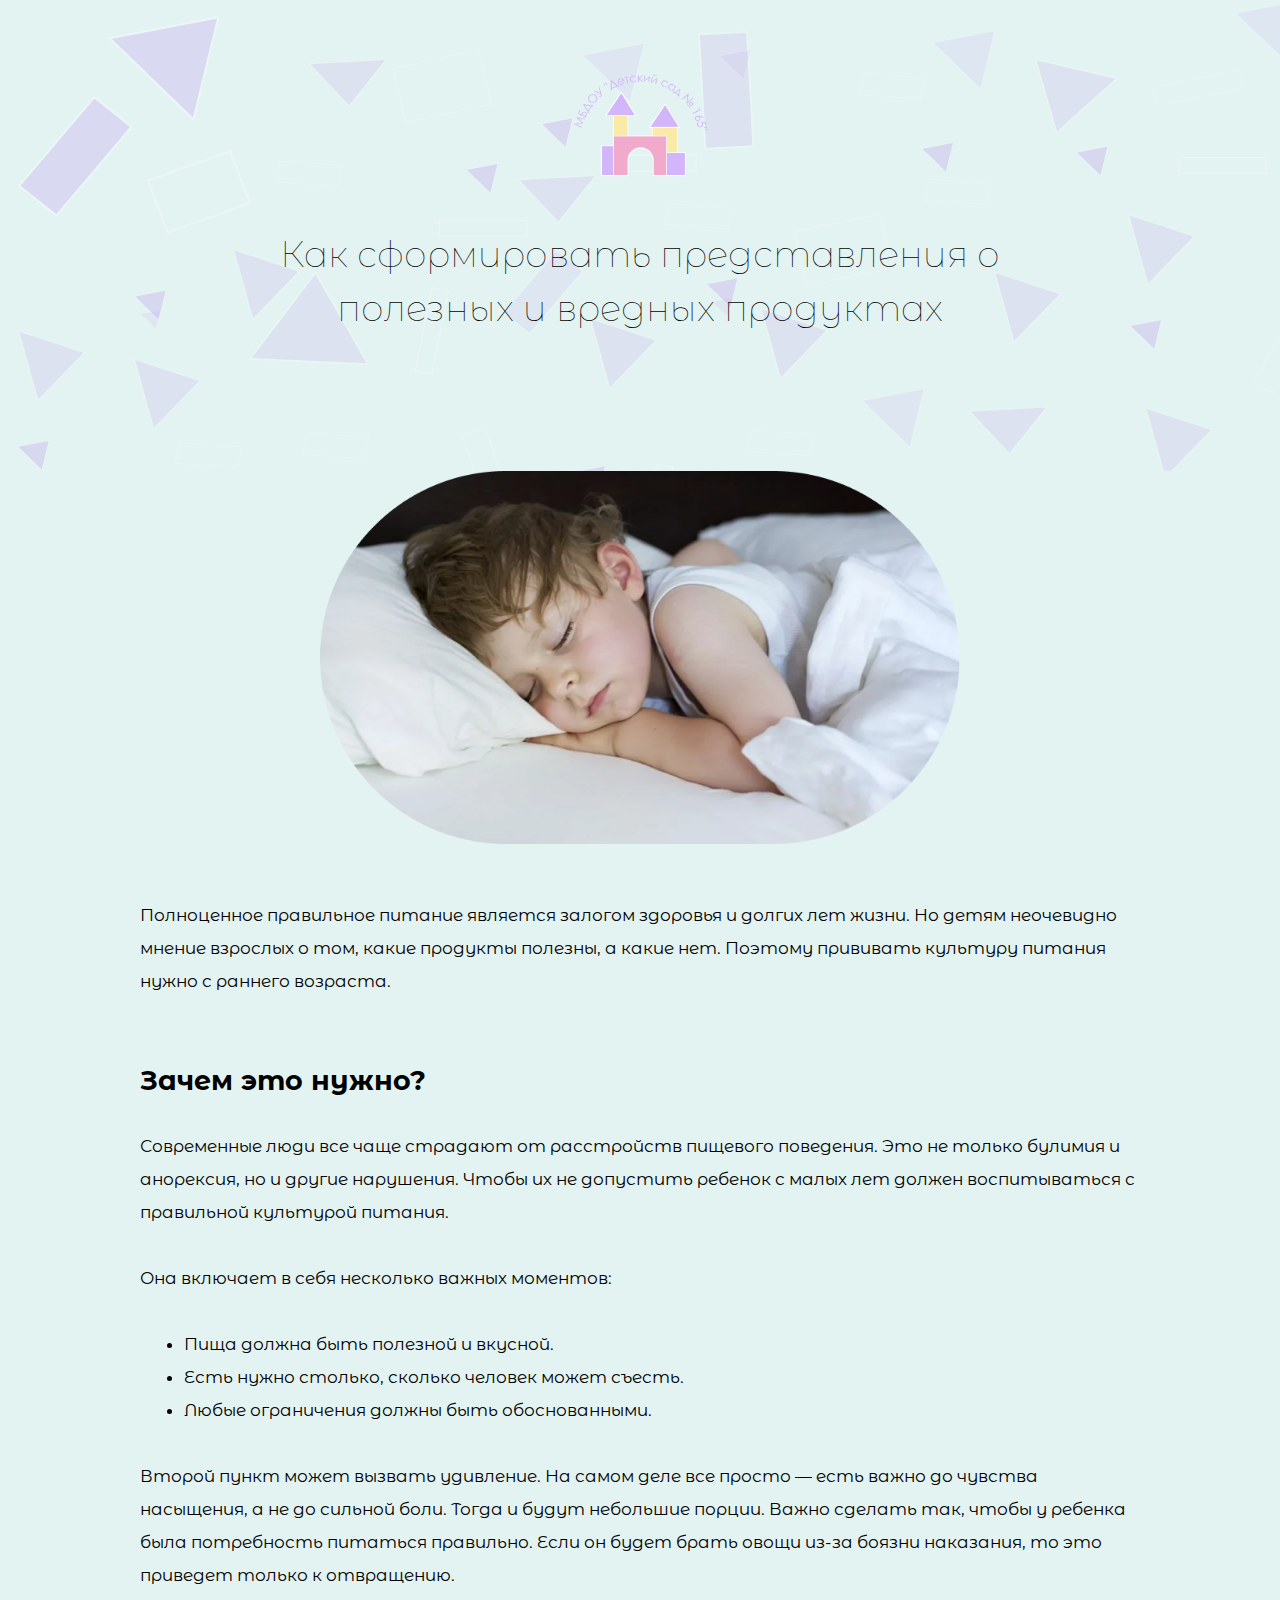
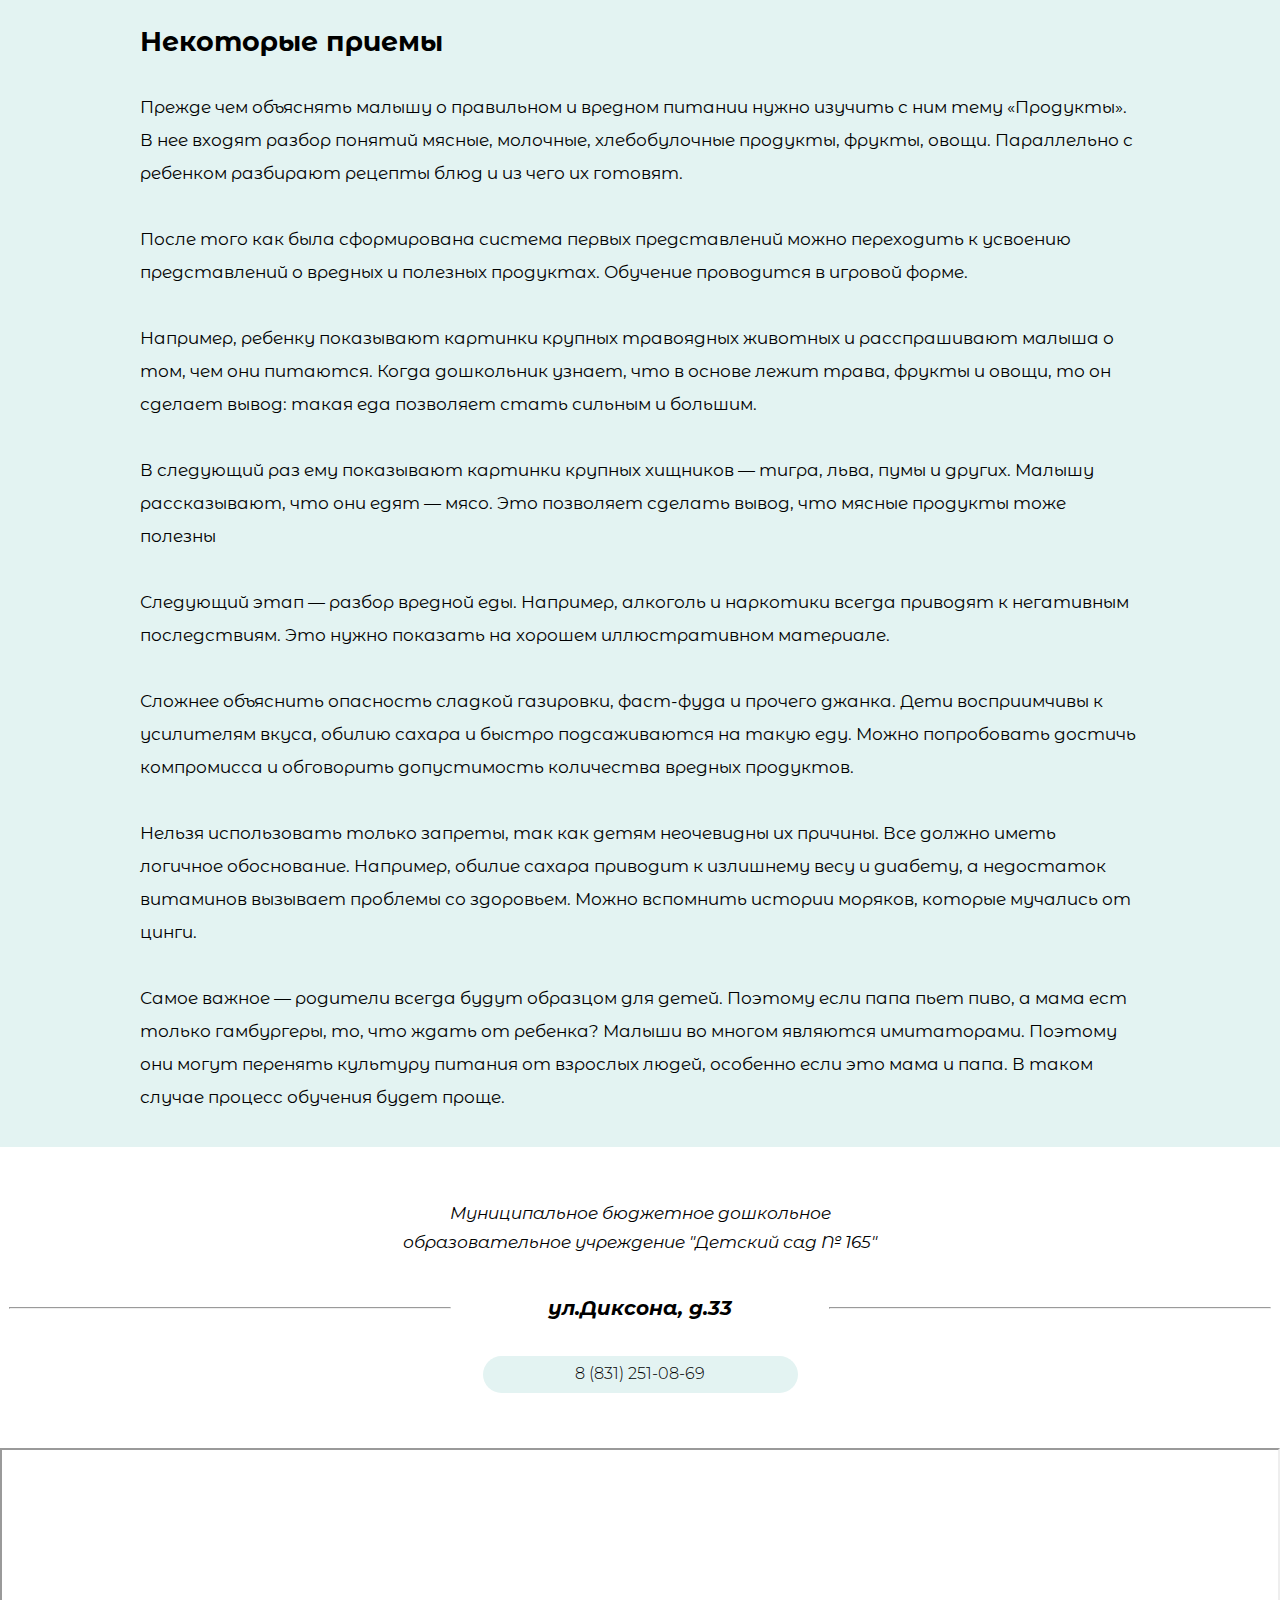
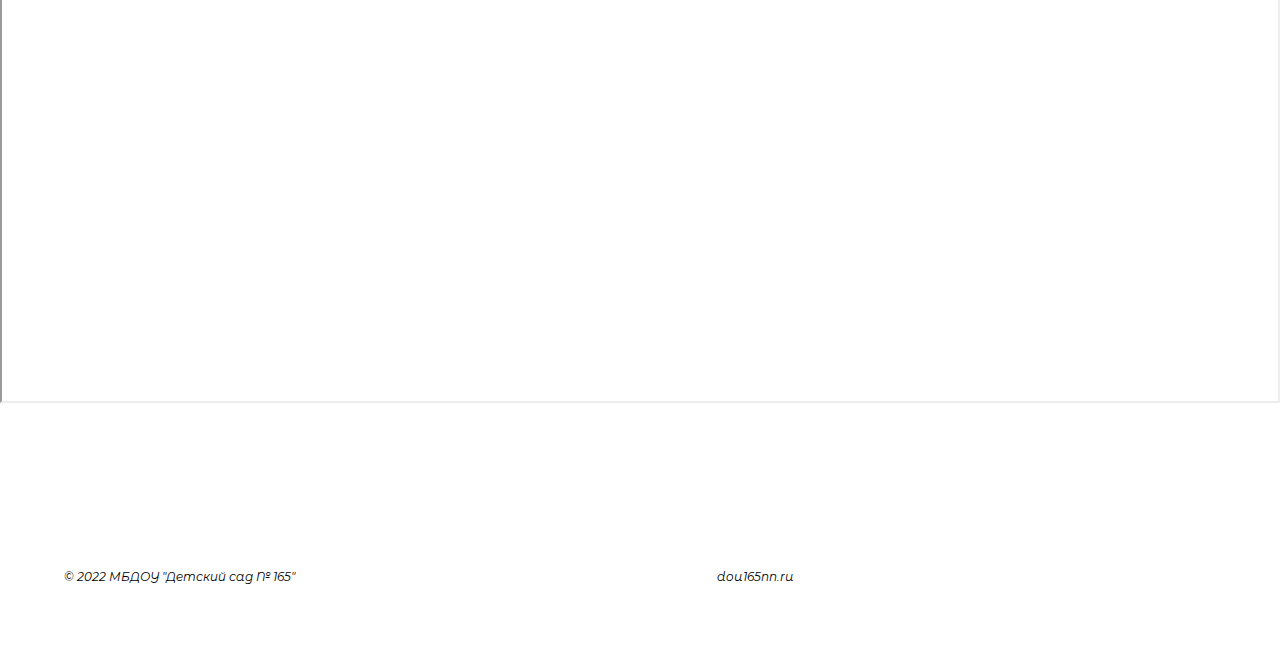
<file: index7.html>
<!DOCTYPE html>
<html lang="en">
<head>
    <meta charset="UTF-8">
    <meta http-equiv="X-UA-Compatible" content="IE=edge">
    <meta name="viewport" content="width=device-width, initial-scale=1.0">
    <link rel="stylesheet" href="style7.css">
    <title>kids7</title>
</head>
<body>
    <!-- header -->
    <header>
        <img class="logo" src="img/logo.png" alt="">
        <div class="header_title">Как сформировать представления о полезных и вредных продуктах</div>
    </header>
    <!-- main -->
    <main>
        <img class="photo16" src="img/photo16.png" alt="">
        <div class="main_text">
            <div class="podtext">
                <p>Полноценное правильное питание является залогом здоровья и долгих лет жизни. Но детям неочевидно мнение взрослых о том, какие продукты полезны, а какие нет. 
                    Поэтому прививать культуру питания нужно с раннего возраста.</p>
            </div>
            <div class="ask_title">Зачем это нужно?</div>
            <p>Современные люди все чаще страдают от расстройств пищевого поведения. Это не только булимия и анорексия, но и другие нарушения. Чтобы их не допустить ребенок с малых 
                лет должен воспитываться с правильной культурой питания.</p>
            <p>Она включает в себя несколько важных моментов:</p>

            <ul>
                <li>Пища должна быть полезной и вкусной.</li>
                <li>Есть нужно столько, сколько человек может съесть.</li>
                <li>Любые ограничения должны быть обоснованными.</li>
            </ul>

            <p>Второй пункт может вызвать удивление. 
                На самом деле все просто — есть важно до чувства насыщения, а не до сильной боли. Тогда и будут небольшие порции. 
                Важно сделать так, чтобы у ребенка была потребность питаться правильно. Если он будет брать овощи из-за боязни наказания, то это приведет только к отвращению.</p>
            <div class="ask_title">Некоторые приемы</div>

            <p>Прежде чем объяснять малышу о правильном и вредном питании нужно изучить с ним тему «Продукты». В нее входят разбор понятий мясные, молочные, хлебобулочные продукты, фрукты, овощи. Параллельно с ребенком разбирают рецепты блюд и из чего их готовят.</p>
            <p>После того как была сформирована система первых представлений можно переходить к усвоению представлений о вредных и полезных продуктах. Обучение проводится в игровой форме.</p>
            <p>Например, ребенку показывают картинки крупных травоядных животных и расспрашивают малыша о том, чем они питаются. Когда дошкольник узнает, что в основе лежит трава, фрукты и овощи, то он сделает вывод: такая еда позволяет стать сильным и большим. </p>
            <p>В следующий раз ему показывают картинки крупных хищников — тигра, льва, пумы и других. Малышу рассказывают, что они едят — мясо. Это позволяет сделать вывод, что мясные продукты тоже полезны</p>
            <p>Следующий этап — разбор вредной еды. Например, алкоголь и наркотики всегда приводят к негативным последствиям. Это нужно показать на хорошем иллюстративном материале.</p>
            <p>Сложнее объяснить опасность сладкой газировки, фаст-фуда и прочего джанка. Дети восприимчивы к усилителям вкуса, обилию сахара и быстро подсаживаются на такую еду. Можно попробовать достичь компромисса и обговорить допустимость количества вредных продуктов.</p>
            <p>Нельзя использовать только запреты, так как детям неочевидны их причины. Все должно иметь логичное обоснование. Например, обилие сахара приводит к излишнему весу и диабету, а недостаток витаминов вызывает проблемы со здоровьем. Можно вспомнить истории моряков, которые мучались от цинги.</p>
            <p>Самое важное — родители всегда будут образцом для детей. Поэтому если папа пьет пиво, а мама ест только гамбургеры, то, что ждать от ребенка? Малыши во многом являются имитаторами. Поэтому они могут перенять культуру питания от взрослых людей, особенно если это мама и папа. В таком случае процесс обучения будет проще.</p>
            
        </div>
    </main>
    <!-- footer -->
    <footer>
        <div class="footer_title">Муниципальное бюджетное дошкольное образовательное учреждение "Детский сад № 165"</div>
        <div class="adress">
            <hr>
            <div class="footer_adress">ул.Диксона, д.33</div>
            <hr>
        </div>
        <a class="telephone" href=”tel:88312510869”>8 (831) 251-08-69</a>
        <div class="karta">
             <iframe src="https://www.google.com/maps/embed?pb=!1m18!1m12!1m3!1d2215.0647514352318!2d43.94418531590439!3d56.2769309806968!2m3!1f0!2f0!3f0!3m2!1i1024!2i768!4f13.1!3m3!1m2!1s0x414e2a7e751aefdf%3A0xb04db24c63d5e63e!2z0JTQtdGC0YHQutC40Lkg0KHQsNC0IOKEliAxNjU!5e0!3m2!1sru!2sru!4v1669809345750!5m2!1sru!2sru"   allowfullscreen="" loading="" referrerpolicy=""></iframe>
        </div>
       <div class="end">
        <div class="txt">© 2022 МБДОУ "Детский сад № 165"</div>
        <a class="sslka" href="https://dou165nn.ru/">dou165nn.ru</a>
       </div>
        
    </footer>
</body>
</html>
</file>
<file: style.css>
@import url('https://fonts.googleapis.com/css2?family=Inter:wght@500&family=League+Spartan:wght@100;300;600;800;900&family=Montserrat+Alternates:ital,wght@0,500;0,700;1,400;1,700&display=swap');
@import url('https://fonts.googleapis.com/css2?family=Inter:wght@500&family=League+Spartan:wght@100;300;600;800;900&family=Montserrat+Alternates:ital,wght@0,700;1,700&display=swap');
*{
    padding: 0;
    margin: 0;
    box-sizing: border-box;
}
body{
    color: black;
    background: #E3F3F2;
}
a{
    text-decoration: none;
}
header{
    background: url(img/dlfkgflkg.png);
}
.logo{
    display: flex;
    justify-content: center;
    margin: 0 auto;
    padding-top: 55px;
    width: 16%;
}
.header_title{
    display: flex;
    justify-content: center;
    margin: 0 auto;
    max-width: 549px;
    font-family: 'Montserrat Alternates', sans-serif;
    font-weight: 100;
    font-size: 36px;
    line-height: 54px;
    text-align: center;
    padding-bottom: 136px;
    margin-top: 42px;
}
.main_statiya{
    display: flex;
    justify-content: space-between;
    margin: 0 auto;
    align-items: center;
    background: #FFFFFF;
    max-width: 1209px;
    border-radius: 0px 147px 0px 300px;
    margin-bottom: 110px;
}
.st_photo{
    width: 40%;
}
.st_photo2{
    width: 40%;
}
.statiya_txt{
    width: 611px;
    font-family: 'Inter';
    font-style: italic;
    font-weight: 500;
    font-size: 23px;
    line-height: 36px;
    text-align: center;
    padding-right: 127px; 
    color: #F1AACC;
}
.statiya_txt2{
    width: 611px;
    font-family: 'Inter';
    font-style: italic;
    font-weight: 500;
    font-size: 23px;
    line-height: 58px;
    text-align: center;
    padding-right: 30px;
    color: #F1AACC;
}
.main_statiya2{
    display: flex;
    justify-content: flex-end;
    align-items: center;
    background: #FFFFFF;
    max-width: 1209px;
    border-radius: 160px 300px 0px 0px;
    margin-bottom: 216px;
    margin: 0 auto;
    margin-bottom: 110px;
}
footer{
    background-color: #fff;
    
}
.footer_title{
    max-width: 545px;
    font-family: "Montserrat Alternates";
    font-style: italic;
    font-weight: 400;
    font-size: 17px;
    line-height: 29px;
    text-align: center;
    margin: 0px auto;
    padding-top: 52px;
    padding-bottom: 32px;
}
.adress{
    display: flex;
    max-width: 1262px;
    justify-content: center;
    margin: 0 auto;
    align-items: center;

}
hr{
    width: 500px;
    display: flex;

}
.footer_adress{
    max-width: 294px;
    font-family: 'Montserrat Alternates';
    font-style: italic;
    font-weight: 700;
    font-size: 20px;
    line-height: 39px;
    text-align: center;
    margin: 0 auto;

}
.telephone{
    font-family: 'Montserrat Alternates';
    text-decoration: none;
    font-weight: 300;
    font-size: 16px;
    line-height: 20px;
    max-width: 315px;
    height: 37px;
    background: #E3F3F2;
    border-radius: 78px;
    justify-content: center;
    display: flex;
    margin: 0 auto;
    padding-top: 8px;
    margin-top: 28px;
    color: black;
}
iframe{
    margin-top: 55px;
    width: 100%;
    height: 555px;
}
.end{
    display: flex;
    justify-content: space-between;
    margin: 0 auto;
    margin-top: 158px;
    width: 90%;
}
.txt{
    max-width: 469px; 
    font-family: 'Montserrat Alternates';
    font-style: italic;
    font-weight: 400;
    font-size: 12px;
    line-height: 24px;
    text-align: center;
    
}
.sslka{
    max-width: 122px;
    font-family: 'Montserrat Alternates';
    font-style: italic;
    font-size: 12px;
    line-height: 24px;
    text-align: center;
    margin: 0 auto;
    padding-bottom: 66px;
    text-decoration: none;
    color: black;
}
@media screen and (max-width:430px) {
    .header_title{
        font-size: 24px;
        line-height: 28px;
        max-width: 304px;
    }
    .statiya_txt{
        font-size: 15px;
        line-height: 20px;
        padding-right: 1px;
    }
    .main_statiya{
        margin-bottom: 50px;
    }
    .main_statiya2{
        margin-bottom: 50px;
    }
    .statiya_txt2 {
        font-size: 15px;
        line-height: 20px;
        padding-right: 1px;
    }
    .footer_title {
        max-width: 338px;
        font-size: 11px;
        line-height: 27px;
    }
    .footer_adress {
        max-width: 294px;
        font-size: 16px;
    }
    hr{
        width: 99px;
    }
    .adress{
        margin-top: 2px;
    }
    .telephone {
        font-size: 12px;
        max-width: 175px;
        height: 37px;
        margin-top: 11px;
    }
}
@media screen and (max-width: 320px) {
    .txt{
        font-size: 8px;
    }
    .sslka{
        font-size: 8px;
    }
    .end{
        margin-top: 70px;
    }
    .statiya_txt {
        font-size: 12px;
        line-height: 17px;
        padding-right: 1px;
    }
    .statiya_txt2 {
        font-size: 12px;
        line-height: 17px;
        padding-right: 1px;
    }
    hr {
        width: 69px;
    }
}
@media screen and (max-width: 280px) {
    .header_title {
        margin-bottom: -65px;
    }
    .statiya_txt{
        font-size: 12px;
        line-height: 14px;
    }
    .statiya_txt2{
        font-size: 12px;
        line-height: 14px;
    }
    .footer_title {
        max-width: 225px;
        font-size: 10px;
        line-height: 22px;
        margin-bottom: -16px;
    }
    hr{
        width: 58px;
    }
    .footer_adress {
        font-size: 14px;
    }
}
@media screen and (max-width: 768px) {
    .header_title {
        margin-bottom: -65px;
        font-size: 33px;
    }
    .statiya_txt{
        font-size: 22px;
        line-height: 31px;
        margin-left: 126px;
        width: 427px;
    }
    .statiya_txt2{
        font-size: 22px;
    line-height: 29px;
    margin-left: 33px;
    }
    .footer_title {
        max-width: 488px;
        font-size: 17px;
        line-height: 26px;
        margin-bottom: -16px;
    }
    hr{
        width: 10px;
    }
    .footer_adress {
        font-size: 12px;
    }
}
@media screen and (max-width: 612px) {
    .statiya_txt{
        font-size: 18px;
        width: 388px;
        padding-right: 22px;
        margin: 33px;
    }
    .statiya_txt2 {
        font-size: 18px;
        width: 388px;
        padding-right: 0px;
        margin: 1px;
    }
    hr{
        width: 200px;
    }
    .logo{
        width: 25%;
    }
    header{
        background: url(img/fon2.png);
    }
}
@media screen and (max-width: 513px) {
    header{
        background: url(img/fon513.png);
    }
    .logo{
        width: 34%;
    }
    .header_title{
        line-height: 27px;
        font-size: 22px;
        width: 60%;
    }
    hr{
        width: 160px;
    }
    .footer_title{
        font-size: 13px;
    }
    .telephone{
        width: 30%;
        font-size: 12px;
        margin-top: 22px;
    }
    .end{
        margin-top: 62px;
    }
}
@media screen and (max-width: 503px) {
    .statiya_txt{
        font-size: 17px;
    }
}
@media screen and (max-width: 480px) {
    .statiya_txt{
        font-size: 16px;
        line-height: 23px;
    }
    .statiya_txt2{
        font-size: 16px;
        line-height: 23px;
    }
}
@media screen and (max-width: 460px) {
    .statiya_txt{
        font-size: 15px;
        line-height: 21px;
    }
    .statiya_txt2{
        font-size: 15px;
        line-height: 21px;
    }
}
@media screen and (max-width: 450px) {
    .header_title {
        font-size: 21px;
    }
    .statiya_txt{
        font-size: 14px;
        line-height: 18px;
    }
    .statiya_txt2{
        font-size: 14px;
        line-height: 18px;
    }
    .main_statiya{
        margin-bottom: 55px;
    }
    .main_statiya2{
        margin-bottom: 55px;
    }
    hr{
        width: 130px;
    }
    .txt{
        font-size: 10px;
    }
    .sslka{
        font-size: 10px;
    }
}
@media screen and (max-width: 425px) {
    .header_title {
        font-size: 20px;
    }
    .statiya_txt{
        font-size: 13px;
        line-height: 15px;
    }
    .statiya_txt2{
        font-size: 13px;
        line-height: 15px;
    }
}
@media screen and (max-width: 405px) {
    .header_title {
        font-size: 18px;
    }
    .statiya_txt{
        font-size: 12px;
        line-height: 14px;
    }
    .statiya_txt2{
        font-size: 12px;
        line-height: 14px;
    }
}
@media screen and (max-width: 382px) {
    .header_title {
        font-size: 18px;
    }
    .statiya_txt{
        font-size: 11px;
        line-height: 13px;
    }
    .statiya_txt2{
        font-size: 11px;
        line-height: 13px;
    }
    hr{
        width: 100px;
    }
}
@media screen and (max-width: 320px) {
    hr{
        width: 70px;
    }
    .footer_title{
        font-size: 10px;
        line-height: 14px;
    }
    .telephone{
        font-size: 8px;
    }
}
</file>
<file: style2.css>
@import url('https://fonts.googleapis.com/css2?family=Inter:wght@500&family=League+Spartan:wght@100;300;600;800;900&family=Montserrat+Alternates:ital,wght@0,500;0,700;1,400;1,700&display=swap');
@import url('https://fonts.googleapis.com/css2?family=Inter:wght@500&family=League+Spartan:wght@100;300;600;800;900&family=Montserrat+Alternates:ital,wght@0,700;1,700&display=swap');
*{
    padding: 0;
    margin: 0;
    box-sizing: border-box;
}
body{
    color: black;
    background: #E3F3F2;
}
main{
    margin: 22px;
}
header{
    background: url(img/dlfkgflkg.png);
}
.logo{
    display: flex;
    justify-content: center;
    margin: 0 auto;
    padding-top: 65px;
    max-width: 80%;
}
.header_title{
    display: flex;
    justify-content: center;
    margin: 0 auto;
    max-width: 549px;
    font-family: 'Montserrat Alternates', sans-serif;
    font-weight: 100;
    font-size: 36px;
    line-height: 54px;
    text-align: center;
    padding-bottom: 66px;
    margin-top: 42px;
}

.photo12{
    display: block; 
    margin: 0 auto;
    width: 80%;
}
.main_text{
    max-width: 1000px;
    text-align: left;
    margin: 0 auto;
    margin-top: 55px;
}
.podtext{
    font-family: 'Montserrat Alternates';
    font-style: normal;
    font-weight: 400;
    font-size: 17px;
    line-height: 33px;
    padding-bottom: 33px;
}
.ask_title{
    font-family: 'Montserrat Alternates';
    font-style: normal;
    font-weight: 700;
    font-size: 27px;
    line-height: 33px;
    margin-bottom: 33px;
}
p{
    font-family: 'Montserrat Alternates';
    font-style: normal;
    font-weight: 400;
    font-size: 17px;
    line-height: 33px;
    margin-bottom: 33px;
}

footer{
    background-color: #fff;
    
}
.footer_title{
    max-width: 545px;
    font-family: "Montserrat Alternates";
    font-style: italic;
    font-weight: 400;
    font-size: 17px;
    line-height: 29px;
    text-align: center;
    margin: 0px auto;
    padding-top: 52px;
    padding-bottom: 32px;
}
.adress{
    display: flex;
    max-width: 1262px;
    justify-content: center;
    margin: 0 auto;
    align-items: center;

}
hr{
    width: 40%;
    display: flex;

}
.footer_adress{
    max-width: 294px;
    font-family: 'Montserrat Alternates';
    font-style: italic;
    font-weight: 700;
    font-size: 20px;
    line-height: 39px;
    text-align: center;
    margin: 0 auto;

}
.telephone{
    font-family: 'Montserrat Alternates';
    text-decoration: none;
    font-weight: 300;
    font-size: 16px;
    line-height: 20px;
    max-width: 315px;
    height: 37px;
    background: #E3F3F2;
    border-radius: 78px;
    justify-content: center;
    display: flex;
    margin: 0 auto;
    padding-top: 8px;
    margin-top: 28px;
    color: black;
}
iframe{
    margin-top: 55px;
    width: 100%;
    height: 555px;
}
.end{
    display: flex;
    justify-content: space-between;
    margin: 0 auto;
    margin-top: 158px;
    width: 90%;
}
.txt{
    max-width: 469px; 
    font-family: 'Montserrat Alternates';
    font-style: italic;
    font-weight: 400;
    font-size: 12px;
    line-height: 24px;
    text-align: center;
    
}
.sslka{
    max-width: 122px;
    font-family: 'Montserrat Alternates';
    font-style: italic;
    font-size: 12px;
    line-height: 24px;
    text-align: center;
    margin: 0 auto;
    padding-bottom: 66px;
    text-decoration: none;
    color: black;
}
@media screen and (max-width: 1025px) {
    .logo{
        max-width: 34%;
    }
    hr{
        width: 36%;
    }
}
@media screen and (max-width: 770px) {
    main{
        margin: 22px;
    }
    header{
        background: url(img/fon2.png);
    }
    .header_title{
        font-size: 32px;
        line-height: 40px;
    }
    hr{
        width: 32%;
    }
}
@media screen and (max-width: 430px) {
    .footer_title{
        font-size: 12px;
    }
    main{
        margin: 22px;
    }
    header{
        background: url(img/fon2.png);
    }
    .header_title{
        font-size: 24px;
        line-height: 36px;
        margin: 10px;
        margin-bottom: -53px;
    }
    hr{
        width: 26%;
    }
}
@media screen and (max-width: 510px) {
    hr{
        width: 23%;
    }
}
@media screen and (max-width: 340px) {
    hr{
        width: 17%;
    }
}
</file>
<file: style3.css>
@import url('https://fonts.googleapis.com/css2?family=Inter:wght@500&family=League+Spartan:wght@100;300;600;800;900&family=Montserrat+Alternates:ital,wght@0,500;0,700;1,400;1,700&display=swap');
@import url('https://fonts.googleapis.com/css2?family=Inter:wght@500&family=League+Spartan:wght@100;300;600;800;900&family=Montserrat+Alternates:ital,wght@0,700;1,700&display=swap');
*{
    padding: 0;
    margin: 0;
    box-sizing: border-box;
}
body{
    color: black;
    background: #E3F3F2;
}
header{
    background: url(img/dlfkgflkg.png);
}
.logo{
    display: flex;
    justify-content: center;
    margin: 0 auto;
    padding-top: 65px;
    width: 13%;
}
.header_title{
    display: flex;
    justify-content: center;
    margin: 0 auto;
    max-width: 549px;
    font-family: 'Montserrat Alternates', sans-serif;
    font-weight: 100;
    font-size: 36px;
    line-height: 54px;
    text-align: center;
    padding-bottom: 136px;
    margin-top: 42px;
}
.photo13{
    display: block; 
    margin: 0 auto;
    width: 50%;
}
.main_text{
    max-width: 1000px;
    text-align: left;
    margin: 0 auto;
    margin-top: 55px;
}
.podtext{
    font-family: 'Montserrat Alternates';
    font-style: normal;
    font-weight: 400;
    font-size: 17px;
    line-height: 33px;
    padding-bottom: 33px;
}
.ask_title{
    font-family: 'Montserrat Alternates';
    font-style: normal;
    font-weight: 700;
    font-size: 27px;
    line-height: 33px;
    margin-bottom: 33px;
}
ul{
    font-family: 'Montserrat Alternates';
    font-style: normal;
    font-weight: 400;
    font-size: 17px;
    line-height: 33px;
    margin-bottom: 33px;
    margin-left: 44px;
}
p {
    font-family: 'Montserrat Alternates';
    font-style: normal;
    font-weight: 400;
    font-size: 17px;
    line-height: 33px;
    margin-bottom: 33px;
}

footer{
    background-color: #fff;
    
}
.footer_title{
    max-width: 545px;
    font-family: "Montserrat Alternates";
    font-style: italic;
    font-weight: 400;
    font-size: 17px;
    line-height: 29px;
    text-align: center;
    margin: 0px auto;
    padding-top: 52px;
    padding-bottom: 32px;
}
.adress{
    display: flex;
    max-width: 1262px;
    justify-content: center;
    margin: 0 auto;
    align-items: center;

}
hr{
    width: 40%;
    display: flex;

}
.footer_adress{
    max-width: 294px;
    font-family: 'Montserrat Alternates';
    font-style: italic;
    font-weight: 700;
    font-size: 20px;
    line-height: 39px;
    text-align: center;
    margin: 0 auto;

}
.telephone{
    font-family: 'Montserrat Alternates';
    text-decoration: none;
    font-weight: 300;
    font-size: 16px;
    line-height: 20px;
    max-width: 315px;
    height: 37px;
    background: #E3F3F2;
    border-radius: 78px;
    justify-content: center;
    display: flex;
    margin: 0 auto;
    padding-top: 8px;
    margin-top: 28px;
    color: black;
}
iframe{
    margin-top: 55px;
    width: 100%;
    height: 555px;
}
.end{
    display: flex;
    justify-content: space-between;
    margin: 0 auto;
    margin-top: 158px;
    width: 90%;
}
.txt{
    max-width: 469px; 
    font-family: 'Montserrat Alternates';
    font-style: italic;
    font-weight: 400;
    font-size: 12px;
    line-height: 24px;
    text-align: center;
    
}
.sslka{
    max-width: 122px;
    font-family: 'Montserrat Alternates';
    font-style: italic;
    font-size: 12px;
    line-height: 24px;
    text-align: center;
    margin: 0 auto;
    padding-bottom: 66px;
    text-decoration: none;
    color: black;
}

@media screen and (max-width: 1000px) {
    .logo{
        width: 20%;
    }
    main{
        margin: 22px;
    }
}

@media screen and (max-width: 768px) {
    .logo{
        width: 28%;
    }
    .header_title{
        font-size: 32px;
        margin-bottom: -22px;
    }
    main{
        margin: 22px;
    }
    .photo13{
        width: 80%;
    }
}
@media screen and (max-width: 430px) {
    .logo{
        width: 35%;
    }
    .header_title{
        font-size: 28px;
        line-height: 32px;
        margin-bottom: -32px;
    }
    .footer_title{
        font-size: 14px;
    }
    .footer_adress{
        font-size: 15px;
    }
    .telephone{
        width: 40%;
        font-size: 12px;
    }
}
@media screen and (max-width: 380px) {
    .logo{
        width: 40%;
    }
    .photo13{
        width: 100%;
    }
    .header_title{
        font-size: 20px;
        line-height: 32px;
        margin-bottom: -60px;
    }
    .footer_title{
        font-size: 12px;
    }
    .footer_adress{
        font-size: 15px;
    }
    .telephone{
        width: 40%;
        font-size: 12px;
    }
    .ask_title{
        font-size: 18px;
        margin-bottom: 10px;
    }
    p{
        font-size: 14px;
        line-height: 30px;
    }
    .podtext{
        font-size: 14px;
        line-height: 30px;
    }

}
@media screen and (max-width: 1040px) {
    .photo13{
        width: 90%;
    }
}
</file>
<file: style4.css>
@import url('https://fonts.googleapis.com/css2?family=Inter:wght@500&family=League+Spartan:wght@100;300;600;800;900&family=Montserrat+Alternates:ital,wght@0,500;0,700;1,400;1,700&display=swap');
@import url('https://fonts.googleapis.com/css2?family=Inter:wght@500&family=League+Spartan:wght@100;300;600;800;900&family=Montserrat+Alternates:ital,wght@0,700;1,700&display=swap');
*{
    padding: 0;
    margin: 0;
    box-sizing: border-box;
}
body{
    color: black;
    background: #E3F3F2;
}
header{
    background: url(img/dlfkgflkg.png);
}
.logo{
    display: flex;
    justify-content: center;
    margin: 0 auto;
    padding-top: 65px;
    width: 13%;
}
.header_title{
    display: flex;
    justify-content: center;
    margin: 0 auto;
    max-width: 549px;
    font-family: 'Montserrat Alternates', sans-serif;
    font-weight: 100;
    font-size: 36px;
    line-height: 54px;
    text-align: center;
    padding-bottom: 136px;
    margin-top: 42px;
}
.photo14{
    display: block; 
    margin: 0 auto;
    width: 50%;
}
.main_text{
    max-width: 1000px;
    text-align: left;
    margin: 0 auto;
    margin-top: 55px;
}
.podtext{
    font-family: 'Montserrat Alternates';
    font-style: normal;
    font-weight: 400;
    font-size: 17px;
    line-height: 33px;
    padding-bottom: 33px;
}
.ask_title{
    font-family: 'Montserrat Alternates';
    font-style: normal;
    font-weight: 700;
    font-size: 27px;
    line-height: 33px;
    margin-bottom: 33px;
}

p {
    font-family: 'Montserrat Alternates';
    font-style: normal;
    font-weight: 400;
    font-size: 17px;
    line-height: 33px;
    margin-bottom: 33px;
}

footer{
    background-color: #fff;
    
}
.footer_title{
    max-width: 545px;
    font-family: "Montserrat Alternates";
    font-style: italic;
    font-weight: 400;
    font-size: 17px;
    line-height: 29px;
    text-align: center;
    margin: 0px auto;
    padding-top: 52px;
    padding-bottom: 32px;
}
.adress{
    display: flex;
    max-width: 1262px;
    justify-content: center;
    margin: 0 auto;
    align-items: center;

}
hr{
    width: 40%;
    display: flex;

}
.footer_adress{
    max-width: 294px;
    font-family: 'Montserrat Alternates';
    font-style: italic;
    font-weight: 700;
    font-size: 20px;
    line-height: 39px;
    text-align: center;
    margin: 0 auto;

}
.telephone{
    font-family: 'Montserrat Alternates';
    text-decoration: none;
    font-weight: 300;
    font-size: 16px;
    line-height: 20px;
    max-width: 315px;
    height: 37px;
    background: #E3F3F2;
    border-radius: 78px;
    justify-content: center;
    display: flex;
    margin: 0 auto;
    padding-top: 8px;
    margin-top: 28px;
    color: black;
}
iframe{
    margin-top: 55px;
    width: 100%;
    height: 555px;
}
.end{
    display: flex;
    justify-content: space-between;
    margin: 0 auto;
    margin-top: 158px;
    width: 90%;
}
.txt{
    max-width: 469px; 
    font-family: 'Montserrat Alternates';
    font-style: italic;
    font-weight: 400;
    font-size: 12px;
    line-height: 24px;
    text-align: center;
    
}
.sslka{
    max-width: 122px;
    font-family: 'Montserrat Alternates';
    font-style: italic;
    font-size: 12px;
    line-height: 24px;
    text-align: center;
    margin: 0 auto;
    padding-bottom: 66px;
    text-decoration: none;
    color: black;
}

@media screen and (max-width: 1000px) {
    .logo{
        width: 20%;
    }
    main{
        margin: 22px;
    }
}

@media screen and (max-width: 768px) {
    .logo{
        width: 28%;
    }
    .header_title{
        font-size: 32px;
        margin-bottom: -22px;
    }
    main{
        margin: 22px;
    }
    .photo14{
        width: 80%;
    }
}
@media screen and (max-width: 430px) {
    .logo{
        width: 35%;
    }
    .header_title{
        font-size: 28px;
        line-height: 32px;
        margin-bottom: -32px;
    }
    .footer_title{
        font-size: 14px;
    }
    .footer_adress{
        font-size: 15px;
    }
    .telephone{
        width: 40%;
        font-size: 12px;
    }
}
@media screen and (max-width: 380px) {
    .logo{
        width: 40%;
    }
    .photo14{
        width: 100%;
    }
    .header_title{
        font-size: 20px;
        line-height: 32px;
        margin-bottom: -60px;
    }
    .footer_title{
        font-size: 12px;
    }
    .footer_adress{
        font-size: 15px;
    }
    .telephone{
        width: 40%;
        font-size: 12px;
    }
    .ask_title{
        font-size: 18px;
        margin-bottom: 10px;
    }
    p{
        font-size: 14px;
        line-height: 30px;
    }
    .podtext{
        font-size: 14px;
        line-height: 30px;
    }

}
@media screen and (max-width: 1040px) {
    .photo14{
        width: 90%;
    }
}
</file>
<file: style5.css>
@import url('https://fonts.googleapis.com/css2?family=Inter:wght@500&family=League+Spartan:wght@100;300;600;800;900&family=Montserrat+Alternates:ital,wght@0,500;0,700;1,400;1,700&display=swap');
@import url('https://fonts.googleapis.com/css2?family=Inter:wght@500&family=League+Spartan:wght@100;300;600;800;900&family=Montserrat+Alternates:ital,wght@0,700;1,700&display=swap');
*{
    padding: 0;
    margin: 0;
    box-sizing: border-box;
}
body{
    color: black;
    background: #E3F3F2;
}
header{
    background: url(img/dlfkgflkg.png);
}
.logo{
    display: flex;
    justify-content: center;
    margin: 0 auto;
    padding-top: 65px;
    width: 13%;
}
.header_title{
    display: flex;
    justify-content: center;
    margin: 0 auto;
    max-width: 749px;
    font-family: 'Montserrat Alternates', sans-serif;
    font-weight: 100;
    font-size: 36px;
    line-height: 54px;
    text-align: center;
    padding-bottom: 136px;
    margin-top: 42px;
}
.photo15{
    display: block; 
    margin: 0 auto;
    width: 50%;
}
.main_text{
    max-width: 1000px;
    text-align: left;
    margin: 0 auto;
    margin-top: 55px;
}
.podtext{
    font-family: 'Montserrat Alternates';
    font-style: normal;
    font-weight: 400;
    font-size: 17px;
    line-height: 33px;
    padding-bottom: 33px;
}
.ask_title{
    font-family: 'Montserrat Alternates';
    font-style: normal;
    font-weight: 700;
    font-size: 27px;
    line-height: 33px;
    margin-bottom: 33px;
}
ul{
    font-family: 'Montserrat Alternates';
    font-style: normal;
    font-weight: 400;
    font-size: 17px;
    line-height: 33px;
    margin-bottom: 33px;
    margin-left: 44px;
}
p {
    font-family: 'Montserrat Alternates';
    font-style: normal;
    font-weight: 400;
    font-size: 17px;
    line-height: 33px;
    margin-bottom: 33px;
}

footer{
    background-color: #fff;
    
}
.footer_title{
    max-width: 545px;
    font-family: "Montserrat Alternates";
    font-style: italic;
    font-weight: 400;
    font-size: 17px;
    line-height: 29px;
    text-align: center;
    margin: 0px auto;
    padding-top: 52px;
    padding-bottom: 32px;
}
.adress{
    display: flex;
    max-width: 1262px;
    justify-content: center;
    margin: 0 auto;
    align-items: center;

}
hr{
    width: 35%;
    display: flex;
}
.footer_adress{
    max-width: 30%;
    font-family: 'Montserrat Alternates';
    font-style: italic;
    font-weight: 700;
    font-size: 20px;
    line-height: 39px;
    text-align: center;
    margin: 0 auto;

}
.telephone{
    font-family: 'Montserrat Alternates';
    text-decoration: none;
    font-weight: 300;
    font-size: 16px;
    line-height: 20px;
    max-width: 315px;
    height: 37px;
    background: #E3F3F2;
    border-radius: 78px;
    justify-content: center;
    display: flex;
    margin: 0 auto;
    padding-top: 8px;
    margin-top: 28px;
    color: black;
}
iframe{
    margin-top: 55px;
    width: 100%;
    height: 555px;
}
.end{
    display: flex;
    justify-content: space-between;
    margin: 0 auto;
    margin-top: 158px;
    width: 90%;
}
.txt{
    max-width: 469px; 
    font-family: 'Montserrat Alternates';
    font-style: italic;
    font-weight: 400;
    font-size: 12px;
    line-height: 24px;
    text-align: center;
    
}
.sslka{
    max-width: 122px;
    font-family: 'Montserrat Alternates';
    font-style: italic;
    font-size: 12px;
    line-height: 24px;
    text-align: center;
    margin: 0 auto;
    padding-bottom: 66px;
    text-decoration: none;
    color: black;
}

@media screen and (max-width: 1000px) {
    .logo{
        width: 20%;
    }
    main{
        margin: 22px;
    }
}

@media screen and (max-width: 768px) {
    .logo{
        width: 28%;
    }
    .header_title{
        font-size: 32px;
        margin-bottom: -22px;
    }
    main{
        margin: 22px;
    }
    .photo15{
        width: 80%;
    }
    hr{
        max-width: 240px;
    }
}
@media screen and (max-width: 713px) {
    .footer_adress{
        width: 155px;
    }
    hr{
        max-width: 90px;
    }
}
@media screen and (max-width: 756px){
    header{
        background: url(img/FON222.png);
    }
}
@media screen and (max-width: 430px) {
    header{
        background: url(img/fon380.png);
    }
    .logo{
        width: 35%;
    }
    .header_title{
        font-size: 24px;
        line-height: 32px;
        margin-bottom: -32px;
    }
    .footer_title{
        font-size: 14px;
    }
    .footer_adress{
        font-size: 15px;
    }
    .telephone{
        width: 40%;
        font-size: 12px;
    }
}
@media screen and (max-width: 380px) {
    header{
        background: url(img/fon380.png);
    }
    .logo{
        width: 40%;
    }
    .photo15{
        width: 100%;
    }
    .header_title{
        font-size: 16px;
        line-height: 32px;
        margin-bottom: -60px;
    }
    .footer_title{
        font-size: 12px;
    }
    .footer_adress{
        font-size: 15px;
    }
    .telephone{
        width: 40%;
        font-size: 12px;
    }
    .ask_title{
        font-size: 18px;
        margin-bottom: 10px;
    }
    p{
        font-size: 14px;
        line-height: 30px;
    }
    .podtext{
        font-size: 14px;
        line-height: 30px;
    }
    hr{
        max-width: 44px;
    }

}
@media screen and (max-width: 1040px) {
    .photo15{
        width: 90%;
    }
}
</file>
<file: style6.css>
@import url('https://fonts.googleapis.com/css2?family=Inter:wght@500&family=League+Spartan:wght@100;300;600;800;900&family=Montserrat+Alternates:ital,wght@0,500;0,700;1,400;1,700&display=swap');
@import url('https://fonts.googleapis.com/css2?family=Inter:wght@500&family=League+Spartan:wght@100;300;600;800;900&family=Montserrat+Alternates:ital,wght@0,700;1,700&display=swap');
*{
    padding: 0;
    margin: 0;
    box-sizing: border-box;
}
body{
    color: black;
    background: #E3F3F2;
}
header{
    background: url(img/dlfkgflkg.png);
}
.logo{
    display: flex;
    justify-content: center;
    margin: 0 auto;
    padding-top: 65px;
    width: 13%;
}
.header_title{
    display: flex;
    justify-content: center;
    margin: 0 auto;
    max-width: 749px;
    font-family: 'Montserrat Alternates', sans-serif;
    font-weight: 100;
    font-size: 36px;
    line-height: 54px;
    text-align: center;
    padding-bottom: 136px;
    margin-top: 42px;
}
.photo16{
    display: block; 
    margin: 0 auto;
    width: 50%;
}
.main_text{
    max-width: 1000px;
    text-align: left;
    margin: 0 auto;
    margin-top: 55px;
}
.podtext{
    font-family: 'Montserrat Alternates';
    font-style: normal;
    font-weight: 400;
    font-size: 17px;
    line-height: 33px;
    padding-bottom: 33px;
}
.ask_title{
    font-family: 'Montserrat Alternates';
    font-style: normal;
    font-weight: 700;
    font-size: 27px;
    line-height: 33px;
    margin-bottom: 33px;
}
ul{
    font-family: 'Montserrat Alternates';
    font-style: normal;
    font-weight: 400;
    font-size: 17px;
    line-height: 33px;
    margin-bottom: 33px;
    margin-left: 44px;
}
p {
    font-family: 'Montserrat Alternates';
    font-style: normal;
    font-weight: 400;
    font-size: 17px;
    line-height: 33px;
    margin-bottom: 33px;
}

footer{
    background-color: #fff;
    
}
.footer_title{
    max-width: 545px;
    font-family: "Montserrat Alternates";
    font-style: italic;
    font-weight: 400;
    font-size: 17px;
    line-height: 29px;
    text-align: center;
    margin: 0px auto;
    padding-top: 52px;
    padding-bottom: 32px;
}
.adress{
    display: flex;
    max-width: 1262px;
    justify-content: center;
    margin: 0 auto;
    align-items: center;

}
hr{
    width: 35%;
    display: flex;
}
.footer_adress{
    max-width: 30%;
    font-family: 'Montserrat Alternates';
    font-style: italic;
    font-weight: 700;
    font-size: 20px;
    line-height: 39px;
    text-align: center;
    margin: 0 auto;

}
.telephone{
    font-family: 'Montserrat Alternates';
    text-decoration: none;
    font-weight: 300;
    font-size: 16px;
    line-height: 20px;
    max-width: 315px;
    height: 37px;
    background: #E3F3F2;
    border-radius: 78px;
    justify-content: center;
    display: flex;
    margin: 0 auto;
    padding-top: 8px;
    margin-top: 28px;
    color: black;
}
iframe{
    margin-top: 55px;
    width: 100%;
    height: 555px;
}
.end{
    display: flex;
    justify-content: space-between;
    margin: 0 auto;
    margin-top: 158px;
    width: 90%;
}
.txt{
    max-width: 469px; 
    font-family: 'Montserrat Alternates';
    font-style: italic;
    font-weight: 400;
    font-size: 12px;
    line-height: 24px;
    text-align: center;
    
}
.sslka{
    max-width: 122px;
    font-family: 'Montserrat Alternates';
    font-style: italic;
    font-size: 12px;
    line-height: 24px;
    text-align: center;
    margin: 0 auto;
    padding-bottom: 66px;
    text-decoration: none;
    color: black;
}

@media screen and (max-width: 1000px) {
    .logo{
        width: 20%;
    }
    main{
        margin: 22px;
    }
}

@media screen and (max-width: 768px) {
    .logo{
        width: 28%;
    }
    .header_title{
        font-size: 32px;
        margin-bottom: -22px;
    }
    main{
        margin: 22px;
    }
    .photo16{
        width: 80%;
    }
    hr{
        max-width: 240px;
    }
}
@media screen and (max-width: 713px) {
    .footer_adress{
        width: 155px;
    }
    hr{
        max-width: 90px;
    }
}
@media screen and (max-width: 756px){
    header{
        background: url(img/FON222.png);
    }
}
@media screen and (max-width: 430px) {
    header{
        background: url(img/fon380.png);
    }
    .logo{
        width: 35%;
    }
    .header_title{
        font-size: 24px;
        line-height: 32px;
        margin-bottom: -32px;
    }
    .footer_title{
        font-size: 14px;
    }
    .footer_adress{
        font-size: 15px;
    }
    .telephone{
        width: 40%;
        font-size: 12px;
    }
}
@media screen and (max-width: 380px) {
    header{
        background: url(img/fon380.png);
    }
    .logo{
        width: 40%;
    }
    .photo16{
        width: 100%;
    }
    .header_title{
        font-size: 16px;
        line-height: 32px;
        margin-bottom: -60px;
    }
    .footer_title{
        font-size: 12px;
    }
    .footer_adress{
        font-size: 15px;
    }
    .telephone{
        width: 40%;
        font-size: 12px;
    }
    .ask_title{
        font-size: 18px;
        margin-bottom: 10px;
    }
    p{
        font-size: 14px;
        line-height: 30px;
    }
    .podtext{
        font-size: 14px;
        line-height: 30px;
    }
    hr{
        max-width: 44px;
    }

}
@media screen and (max-width: 1040px) {
    .photo16{
        width: 90%;
    }
}
</file>
<file: style7.css>
@import url('https://fonts.googleapis.com/css2?family=Inter:wght@500&family=League+Spartan:wght@100;300;600;800;900&family=Montserrat+Alternates:ital,wght@0,500;0,700;1,400;1,700&display=swap');
@import url('https://fonts.googleapis.com/css2?family=Inter:wght@500&family=League+Spartan:wght@100;300;600;800;900&family=Montserrat+Alternates:ital,wght@0,700;1,700&display=swap');
*{
    padding: 0;
    margin: 0;
    box-sizing: border-box;
}
body{
    color: black;
    background: #E3F3F2;
}
header{
    background: url(img/dlfkgflkg.png);
}
.logo{
    display: flex;
    justify-content: center;
    margin: 0 auto;
    padding-top: 65px;
    width: 13%;
}
.header_title{
    display: flex;
    justify-content: center;
    margin: 0 auto;
    max-width: 749px;
    font-family: 'Montserrat Alternates', sans-serif;
    font-weight: 100;
    font-size: 36px;
    line-height: 54px;
    text-align: center;
    padding-bottom: 136px;
    margin-top: 42px;
}
.photo16{
    display: block; 
    margin: 0 auto;
    width: 50%;
}
.main_text{
    max-width: 1000px;
    text-align: left;
    margin: 0 auto;
    margin-top: 55px;
}
.podtext{
    font-family: 'Montserrat Alternates';
    font-style: normal;
    font-weight: 400;
    font-size: 17px;
    line-height: 33px;
    padding-bottom: 33px;
}
.ask_title{
    font-family: 'Montserrat Alternates';
    font-style: normal;
    font-weight: 700;
    font-size: 27px;
    line-height: 33px;
    margin-bottom: 33px;
}
ul{
    font-family: 'Montserrat Alternates';
    font-style: normal;
    font-weight: 400;
    font-size: 17px;
    line-height: 33px;
    margin-bottom: 33px;
    margin-left: 44px;
}
p {
    font-family: 'Montserrat Alternates';
    font-style: normal;
    font-weight: 400;
    font-size: 17px;
    line-height: 33px;
    margin-bottom: 33px;
}

footer{
    background-color: #fff;
    
}
.footer_title{
    max-width: 545px;
    font-family: "Montserrat Alternates";
    font-style: italic;
    font-weight: 400;
    font-size: 17px;
    line-height: 29px;
    text-align: center;
    margin: 0px auto;
    padding-top: 52px;
    padding-bottom: 32px;
}
.adress{
    display: flex;
    max-width: 1262px;
    justify-content: center;
    margin: 0 auto;
    align-items: center;

}
hr{
    width: 35%;
    display: flex;
}
.footer_adress{
    max-width: 30%;
    font-family: 'Montserrat Alternates';
    font-style: italic;
    font-weight: 700;
    font-size: 20px;
    line-height: 39px;
    text-align: center;
    margin: 0 auto;

}
.telephone{
    font-family: 'Montserrat Alternates';
    text-decoration: none;
    font-weight: 300;
    font-size: 16px;
    line-height: 20px;
    max-width: 315px;
    height: 37px;
    background: #E3F3F2;
    border-radius: 78px;
    justify-content: center;
    display: flex;
    margin: 0 auto;
    padding-top: 8px;
    margin-top: 28px;
    color: black;
}
iframe{
    margin-top: 55px;
    width: 100%;
    height: 555px;
}
.end{
    display: flex;
    justify-content: space-between;
    margin: 0 auto;
    margin-top: 158px;
    width: 90%;
}
.txt{
    max-width: 469px; 
    font-family: 'Montserrat Alternates';
    font-style: italic;
    font-weight: 400;
    font-size: 12px;
    line-height: 24px;
    text-align: center;
    
}
.sslka{
    max-width: 122px;
    font-family: 'Montserrat Alternates';
    font-style: italic;
    font-size: 12px;
    line-height: 24px;
    text-align: center;
    margin: 0 auto;
    padding-bottom: 66px;
    text-decoration: none;
    color: black;
}

@media screen and (max-width: 1000px) {
    .logo{
        width: 20%;
    }
    main{
        margin: 22px;
    }
}

@media screen and (max-width: 768px) {
    .logo{
        width: 28%;
    }
    .header_title{
        font-size: 32px;
        margin-bottom: -22px;
    }
    main{
        margin: 22px;
    }
    .photo16{
        width: 80%;
    }
    hr{
        max-width: 240px;
    }
}
@media screen and (max-width: 713px) {
    .footer_adress{
        width: 155px;
    }
    hr{
        max-width: 90px;
    }
}
@media screen and (max-width: 756px){
    header{
        background: url(img/FON222.png);
    }
}
@media screen and (max-width: 430px) {
    header{
        background: url(img/fon380.png);
    }
    .logo{
        width: 35%;
    }
    .header_title{
        font-size: 24px;
        line-height: 32px;
        margin-bottom: -32px;
    }
    .footer_title{
        font-size: 14px;
    }
    .footer_adress{
        font-size: 15px;
    }
    .telephone{
        width: 40%;
        font-size: 12px;
    }
}
@media screen and (max-width: 380px) {
    header{
        background: url(img/fon380.png);
    }
    .logo{
        width: 40%;
    }
    .photo17{
        width: 100%;
    }
    .header_title{
        font-size: 16px;
        line-height: 32px;
        margin-bottom: -60px;
    }
    .footer_title{
        font-size: 12px;
    }
    .footer_adress{
        font-size: 15px;
    }
    .telephone{
        width: 40%;
        font-size: 12px;
    }
    .ask_title{
        font-size: 18px;
        margin-bottom: 10px;
    }
    p{
        font-size: 14px;
        line-height: 30px;
    }
    .podtext{
        font-size: 14px;
        line-height: 30px;
    }
    hr{
        max-width: 44px;
    }

}
@media screen and (max-width: 1040px) {
    .photo17{
        width: 90%;
    }
}
</file>
